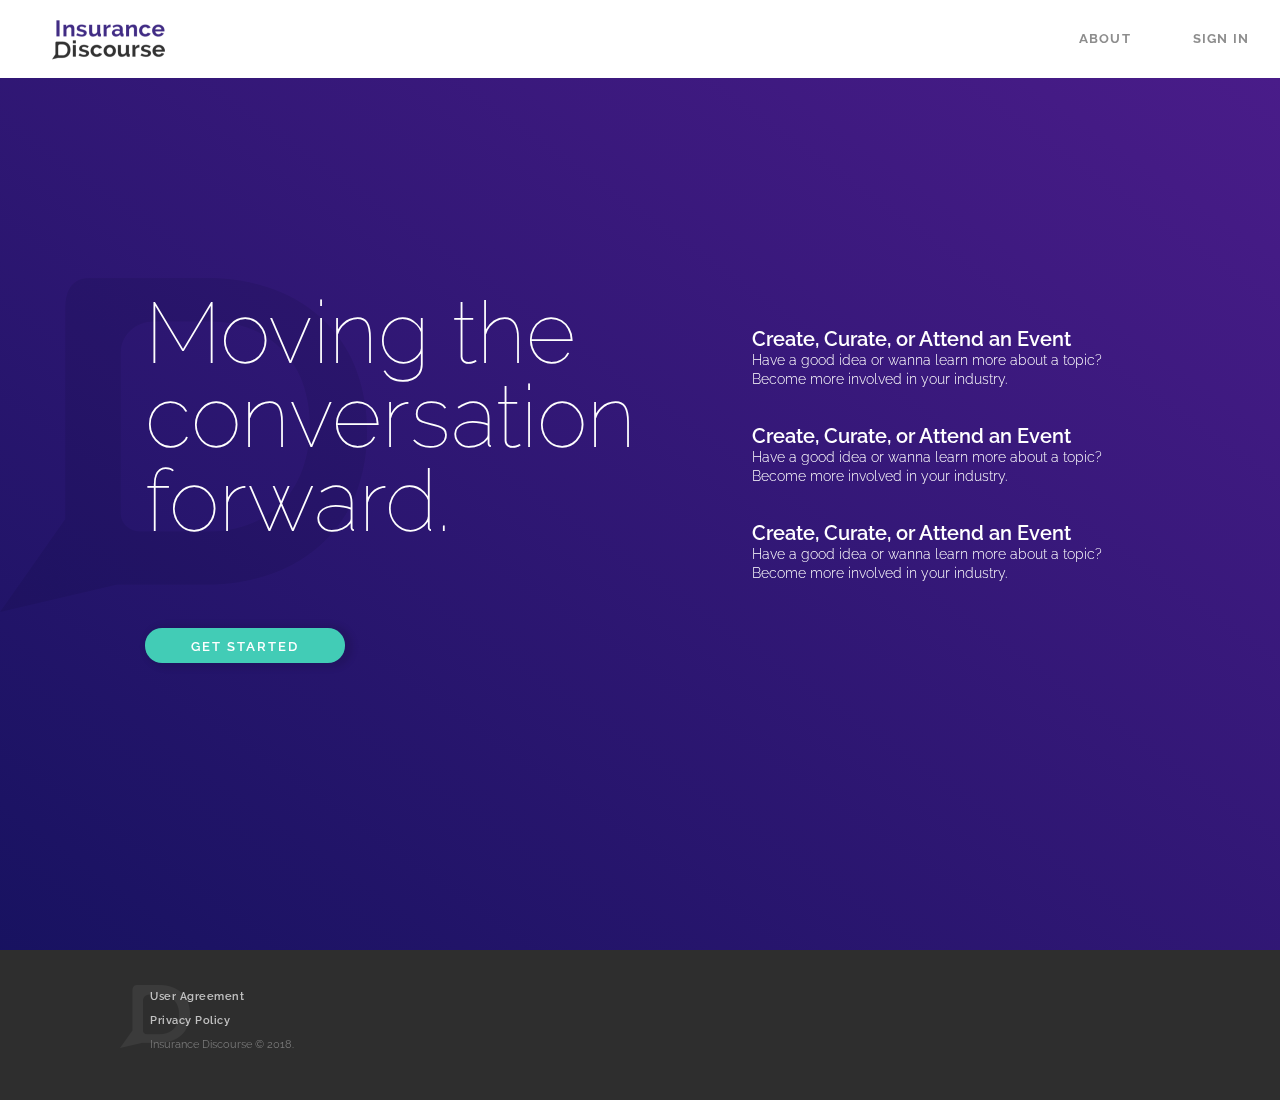
<file: index.html>
<!DOCTYPE html>
<html>

<head>
    <meta charset="UTF-8">
    <meta name="viewport" content="initial-scale=1.0, width=device-width">

    <!--    linked files-->
    <link rel="icon" href="img/favicon.png" type="image/png">
    <link href="style.css" rel="stylesheet">
    <script src="https://ajax.googleapis.com/ajax/libs/jquery/3.1.1/jquery.min.js"></script>

    <!--    linked fonts-->
    <link href="https://fonts.googleapis.com/css?family=Raleway:300,300i,400,400i,600,600i,700,700i,800,800i" rel="stylesheet">
    <link href="https://fonts.googleapis.com/css?family=Rufina:400,700" rel="stylesheet">


</head>

<title>Insurance Discourse</title>

<body>
    <div class="top">
        <a href="index.html"><img id="landing-logo" src="img/logo_color.png"></a>
        <div id="landing-nav-links">
            <div id="about"><a href="#">About</a></div>
            <div id="sign-in"><a href="sign-in.html">Sign in</a></div>

        </div>
    </div>

    <div class="purple-tier">
        <img id="supergraphic-logo" src="img/supergraphic.png">
        <div id="tagline">
            Moving the conversation forward.</div>
        <div id="introduction">
            <intro-h1>Create, Curate, or Attend an Event</intro-h1>
            <br/> Have a good idea or wanna learn more about a topic? Become more involved in your industry.
            <br/>
            <br/>
            <br/>
            <intro-h1>Create, Curate, or Attend an Event</intro-h1>
            <br/> Have a good idea or wanna learn more about a topic? Become more involved in your industry.
            <br/>
            <br/>
            <br/>
            <intro-h1>Create, Curate, or Attend an Event</intro-h1>
            <br/> Have a good idea or wanna learn more about a topic? Become more involved in your industry.
        </div>
        <a href="sign-in.html">
            <div id="get-started-button">
                <button>Get Started</button>
            </div>
        </a>
    </div>

    <div class="footer">
        <img id="footer-logo" src="img/footer-logo.png">
        <div id="footer-links">
            <a href="#">User Agreement</a>
            <br/>
            <a href="#">Privacy Policy</a>
            <br/> Insurance Discourse &copy; 2018.</div>
    </div>

    <script>
        var myVar;

        function landingLoad() {
            myVar = setTimeout(showPage, 700);
        }

        function showPage() {
            document.getElementById("loader").style.display = "none";
            document.getElementById("page").style.display = "block";
        }
    </script>
</body>

</html>
</file>
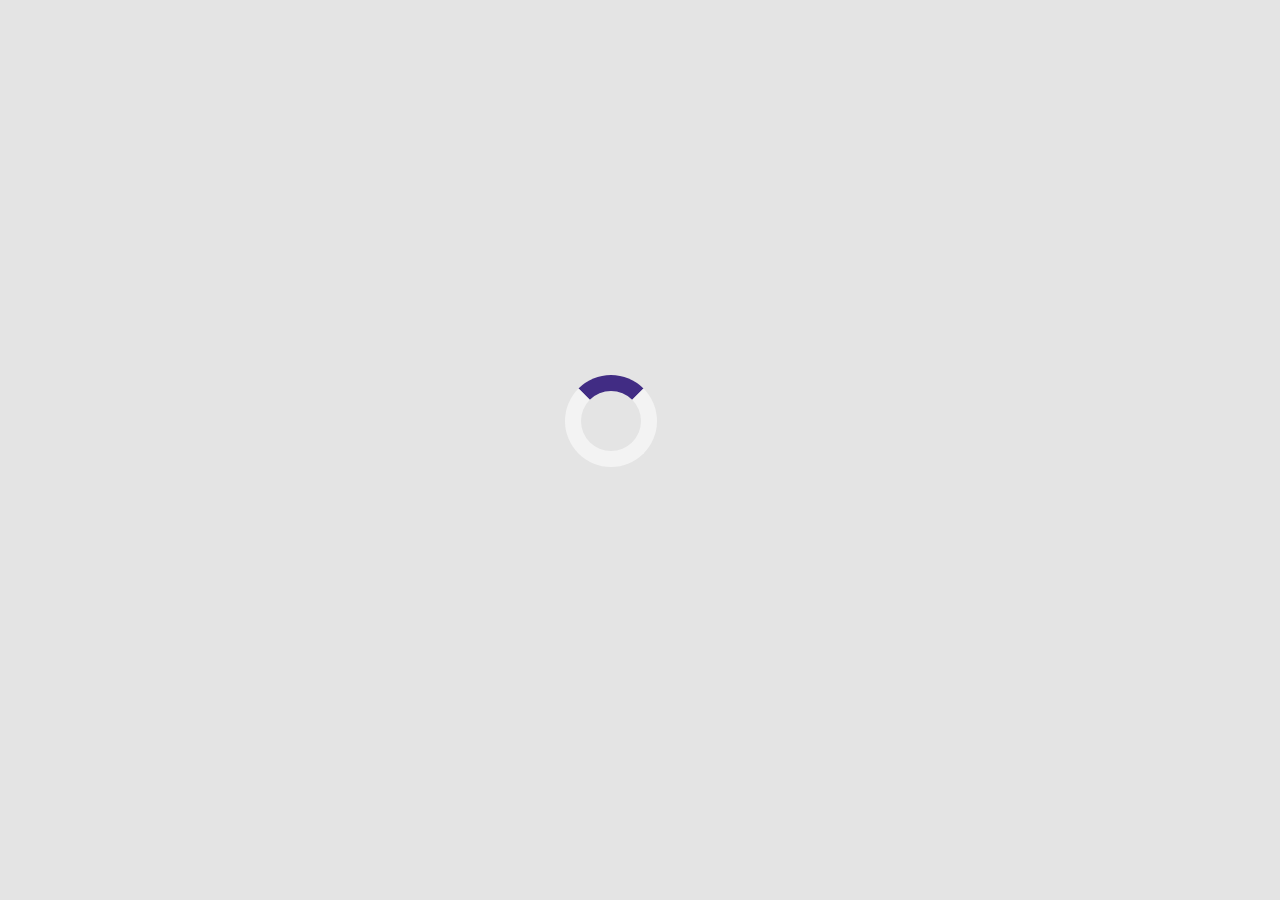
<file: 404-error.html>
<!DOCTYPE html>
<html>

<head>
    <meta charset="UTF-8">
    <meta name="viewport" content="initial-scale=1.0, width=device-width">

    <!--    linked files-->
    <link rel="icon" href="img/favicon.png" type="image/png">
    <link href="style.css" rel="stylesheet">
    <script src="https://ajax.googleapis.com/ajax/libs/jquery/3.1.1/jquery.min.js"></script>

    <!--    linked fonts-->
    <link href="https://fonts.googleapis.com/css?family=Raleway:300,300i,400,400i,600,600i,700,700i,800,800i" rel="stylesheet">
    <link href="https://fonts.googleapis.com/css?family=Rufina:400,700" rel="stylesheet">


</head>

<title>User's Name</title>

<body onload="landingLoad()">
    <div id="loader"></div>
    <div id="page">
        <div class="top-nav">
            <div class="top-nav-icons-group">
                <div id="top-nav-icon"> <img src="img/calendar-icon.png" height="27px"></div>
                <div id="top-nav-icon"> <img src="img/members-icon.png" height="26px"></div>
                <div id="top-nav-icon"> <img src="img/messages-icon.png" height="25px"></div>
            </div>
        </div>

        <div class="side-nav">
            <img id="supergraphic-logo-sidenav" src="img/supergraphic.png">

            <!--link back to home-->
            <a href="feed.html">
                <img id="white-logo" src="img/logo_white.png">
            </a>

            <!--link to profile-->
            <a href="my-profile.html">
                <div id="profile-pic">
                    <!--if no profile picture-->
                    <div id="user-initials">CS</div>
                </div>
            </a>

            <div id="user-title">Hi, Charlie</div>
            <!--link to new event page-->
            <a href="create-an-event.html">
                <div id="new-event-button">
                    <button>Create New Event</button>
                </div>
            </a>

            <div id="explore-categories">
                <eyebrow>Explore</eyebrow>
                <br/> <a href="#">Ideas</a>
                <br/> <a href="#">Specialties</a>
                <br/> <a href="#">Companies</a>
                <br/> <a href="#">Charities</a>

            </div>

        </div>

        <p class="error-404">Oops! Nothing to see here.</p>
        <p id="sorry">Sorry, we couldn’t find the page you were looking for.</p>
        <a href="#"><p id="back-to-page">Back to previous page</p></a>
    </div>
    <script>
        var myVar;

        function landingLoad() {
            myVar = setTimeout(showPage, 700);
        }

        function showPage() {
            document.getElementById("loader").style.display = "none";
            document.getElementById("page").style.display = "block";
        }
    </script>
</body>

</html>
</file>
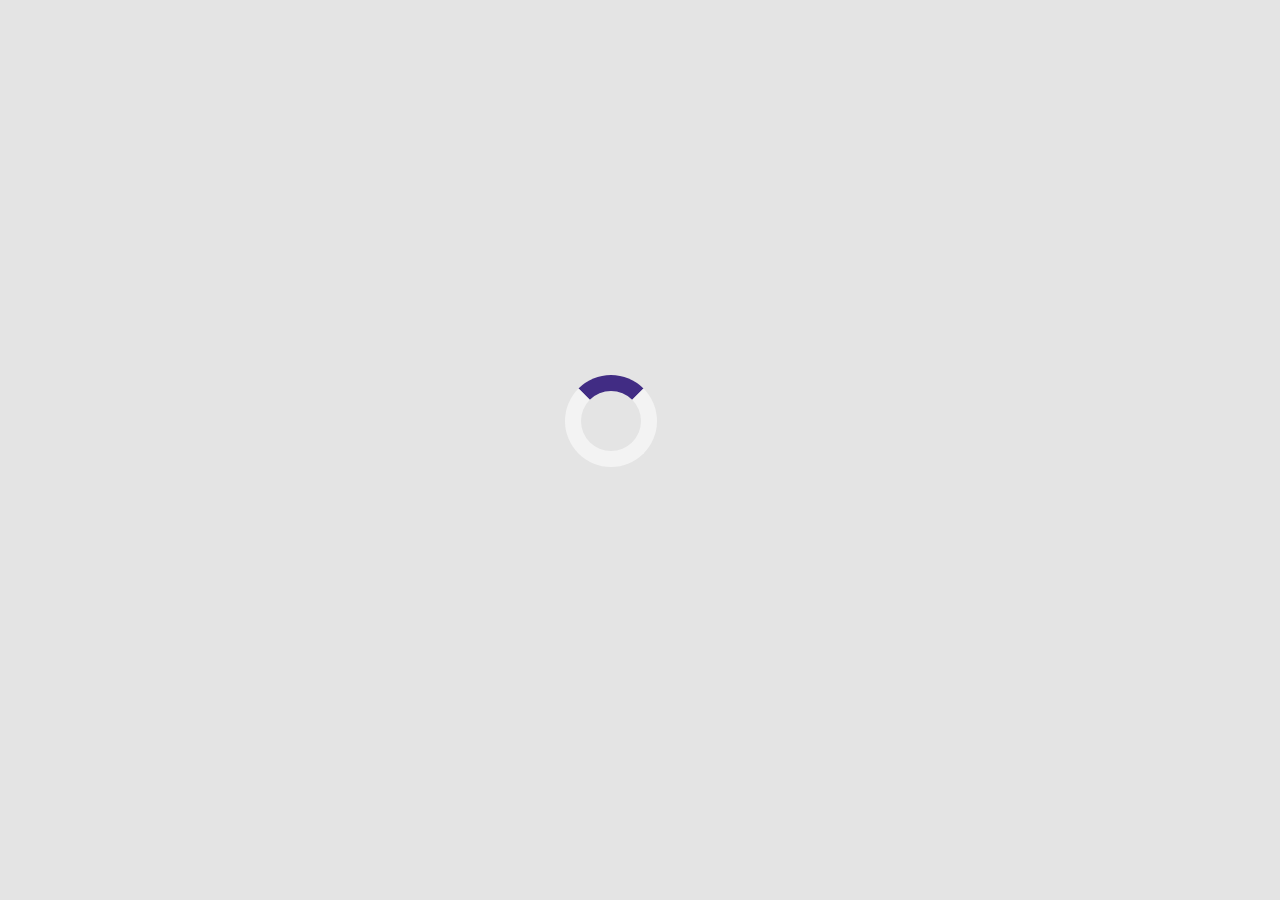
<file: create-an-event.html>
<!DOCTYPE html>
<html>

<head>
    <meta charset="UTF-8">
    <meta name="viewport" content="initial-scale=1.0, width=device-width">

    <!--    linked files-->
    <link rel="icon" href="img/favicon.png" type="image/png">
    <link href="style.css" rel="stylesheet">
    <script src="https://ajax.googleapis.com/ajax/libs/jquery/3.1.1/jquery.min.js"></script>

    <!--    linked fonts-->
    <link href="https://fonts.googleapis.com/css?family=Raleway:300,300i,400,400i,600,600i,700,700i,800,800i" rel="stylesheet">
    <link href="https://fonts.googleapis.com/css?family=Rufina:400,700" rel="stylesheet">


</head>

<title>Insurance Discourse | Create an Event</title>

<body onload="landingLoad()">
    <div id="loader"></div>
    <div id="page">
        <div class="top-nav">
            <div class="top-nav-icons-group">
                <div id="top-nav-icon"> <img src="img/calendar-icon.png" height="27px"></div>
                <div id="top-nav-icon"> <img src="img/members-icon.png" height="26px"></div>
                <div id="top-nav-icon"> <img src="img/messages-icon.png" height="25px"></div>
            </div>
        </div>

        <div class="side-nav">
            <img id="supergraphic-logo-sidenav" src="img/supergraphic.png">

            <!--link back to home-->
            <a href="feed.html">
                <img id="white-logo" src="img/logo_white.png">
            </a>

            <!--link to profile-->
            <a href="my-profile.html">
                <div id="profile-pic">
                    <!--if no profile picture-->
                    <div id="user-initials">CS</div>
                </div>
            </a>

            <div id="user-title">Hi, Charlie</div>
            <!--link to new event page-->
            <a href="create-an-event.html">
                <div id="new-event-button">
                    <button>Create New Event</button>
                </div>
            </a>

            <div id="explore-categories">
                <eyebrow>Explore</eyebrow>
                <br/> <a href="#">Ideas</a>
                <br/> <a href="#">Specialties</a>
                <br/> <a href="#">Companies</a>
                <br/> <a href="#">Charities</a>

            </div>

        </div>

        <div class="event-form">
            <p id="event-form-title">Create new event</p>


            <div class="event-form-content">
                <!--enter an event title -->
                <input type="text" id="event-title" name="eventTitle" placeholder="Enter an Event Title">

                <!--public or private?-->
                <div class="public-or-private">
                    <label class="container">Public Event
                        <input type="checkbox" checked="checked">
                        <span class="radio-button"></span>
                    </label>

                    <label class="container">Private Event
                        <input type="checkbox">
                        <span class="radio-button"></span>
                    </label>
                </div>

                <!--date/time/location dropdowns-->
                <div class="date-time-location">
                    <select id="date-dropdown">
                        <option>Date</option>
                    </select>

                    <select id="time-dropdown">
                        <option>Time</option>
                    </select>

                    <select id="location-dropdown">
                        <option>Location</option>
                    </select>
                </div>

                <div class="dividing-line"></div>

                <!--event type-->
                <div class="event-type">
                    <event-eyebrow>Event Type</event-eyebrow>
                    <br/>
                    <br/>
                    <label class="container">Panel
                        <input type="checkbox" checked="checked">
                        <span class="radio-button"></span>
                    </label>
                    <label class="container">Round Table
                        <input type="checkbox">
                        <span class="radio-button"></span>
                    </label>
                    <label class="container">Presentation
                        <input type="checkbox">
                        <span class="radio-button"></span>
                    </label>
                </div>

                <!--event description-->
                <div class="event-description">
                    <event-eyebrow>Event Description</event-eyebrow>
                    <br/>
                    <br/>
                    <textarea id="event-description" placeholder="Tell us more about the event."></textarea>
                </div>

                <!--related topics-->
                <div class="related-topics">
                    <event-eyebrow>Related Topics</event-eyebrow>
                    <br/>
                    <br/>
                    <input type="text" id="related-topics">
                </div>

                <!--max people-->
                <div class="max-people">
                    <event-eyebrow>Max &#35; of People</event-eyebrow>
                    <br/>
                    <br/>
                    <select id="max-people-dropdown">
                        <option>1-10</option>
                        <option>10-30</option>
                        <option>30-50</option>
                        <option>50-100</option>
                    </select>
                </div>

                <div class="dividing-line"></div>

                <!--who's curating?-->
                <div class="whos-curating">
                    <event-eyebrow>Who's Curating?</event-eyebrow>
                    <br/>
                    <br/>
                    <label class="container">Me
                        <input type="checkbox" checked="checked">
                        <span class="radio-button"></span>
                    </label>
                    <label class="container">Invite Someone
                        <input type="checkbox">
                        <span class="radio-button"></span>
                    </label>
                    <label class="container">Find me Someone
                        <input type="checkbox">
                        <span class="radio-button"></span>
                    </label>
                </div>
                <!--submit-->
                <div class="submit-button">
                    <button>Submit</button>
                </div>

            </div>  



        </div>
    </div>
    <script>
        var myVar;

        function landingLoad() {
            myVar = setTimeout(showPage, 700);
        }

        function showPage() {
            document.getElementById("loader").style.display = "none";
            document.getElementById("page").style.display = "block";
        }
    </script>
</body>

</html>
</file>
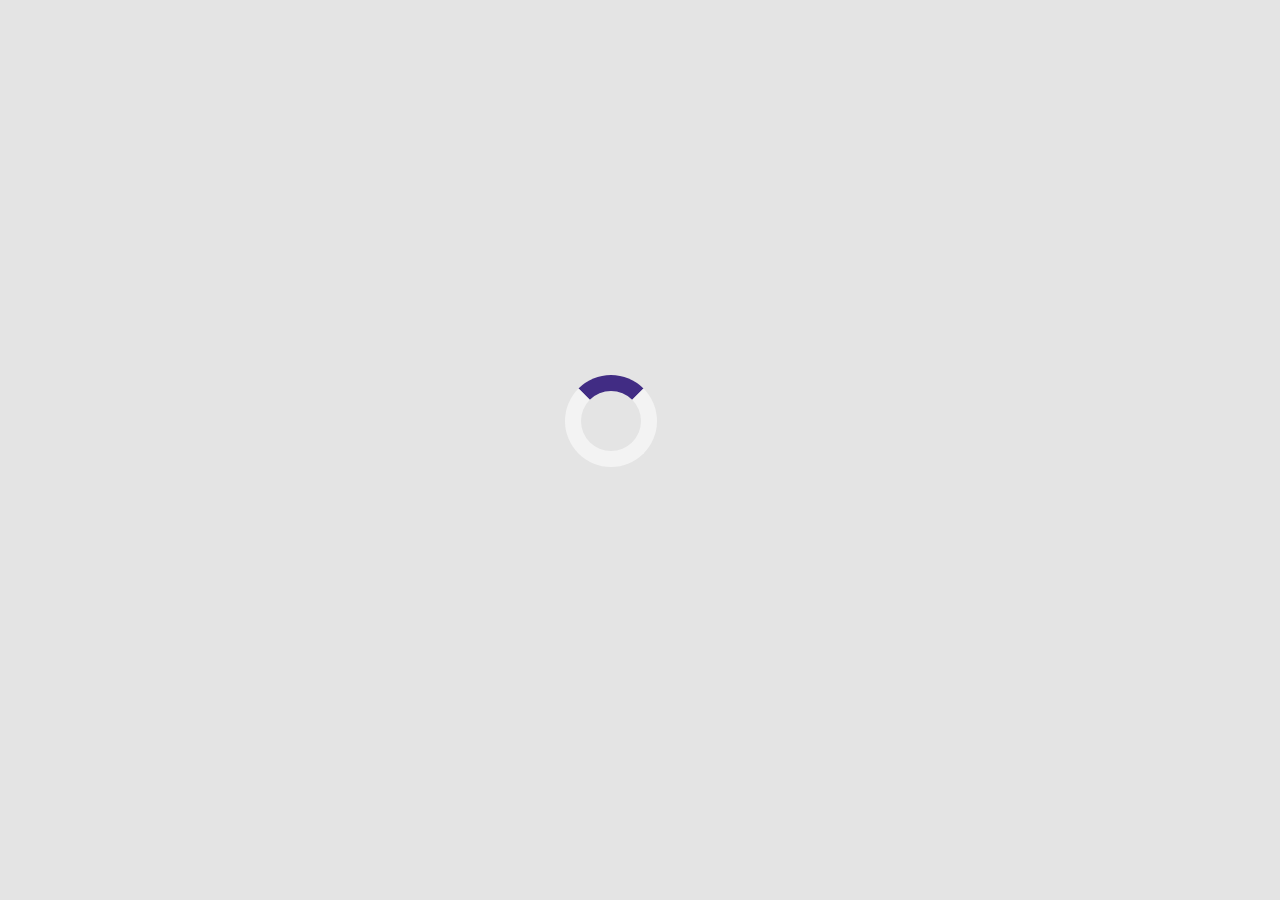
<file: event-details-attending.html>
<!DOCTYPE html>
<html>

<head>
    <meta charset="UTF-8">
    <meta name="viewport" content="initial-scale=1.0, width=device-width">

    <!--    linked files-->
    <link rel="icon" href="img/favicon.png" type="image/png">
    <link href="style.css" rel="stylesheet">
    <script src="https://ajax.googleapis.com/ajax/libs/jquery/3.1.1/jquery.min.js"></script>

    <!--    linked fonts-->
    <link href="https://fonts.googleapis.com/css?family=Raleway:300,300i,400,400i,600,600i,700,700i,800,800i" rel="stylesheet">
    <link href="https://fonts.googleapis.com/css?family=Rufina:400,700" rel="stylesheet">


</head>

<title>User's Name</title>

<body onload="landingLoad()">
    <div id="loader"></div>
    <div id="page">
        <div class="top-nav">
            <div class="top-nav-icons-group">
                <div id="top-nav-icon"> <img src="img/calendar-icon.png" height="27px"></div>
                <div id="top-nav-icon"> <img src="img/members-icon.png" height="26px"></div>
                <div id="top-nav-icon"> <img src="img/messages-icon.png" height="25px"></div>
            </div>
        </div>

        <div class="side-nav">
            <img id="supergraphic-logo-sidenav" src="img/supergraphic.png">

            <!--link back to home-->
            <a href="feed.html">
                <img id="white-logo" src="img/logo_white.png">
            </a>

            <!--link to profile-->
            <a href="my-profile.html">
                <div id="profile-pic">
                    <!--if no profile picture-->
                    <div id="user-initials">CS</div>
                </div>
            </a>

            <div id="user-title">Hi, Charlie</div>
            <!--link to new event page-->
            <a href="create-an-event.html">
                <div id="new-event-button">
                    <button>Create New Event</button>
                </div>
            </a>

            <div id="explore-categories">
                <eyebrow>Explore</eyebrow>
                <br/> <a href="#">Ideas</a>
                <br/> <a href="#">Specialties</a>
                <br/> <a href="#">Companies</a>
                <br/> <a href="#">Charities</a>

            </div>

        </div>

        <div class="breadcrumbs">Event Landing Page > <a href="event-details.html">Awesome Event Title</a></div>

        <div class="event-details-header">
            <img src="img/event-details-header.png" width="1000px">
            <div id="header-overlay">An Awesome Event Title</div>
        </div>

        <div class="curators">
            <eyebrow>Curated by</eyebrow>
            <br/>
            <br/>

            <div class="members-listed">
                <div id="member-listed">
                    <div id="member-list-thumbnail"></div>
                    <div id="member-list-name">
                        <h1>Charlie Sidoti</h1>
                        <jobTitle><b>Position</b> at <b>Company</b>
                            <br/>
                            <b>New York, New York</b>
                        </jobTitle>
                    </div>
                </div>
            </div>
        </div>

        <div class="moderators">
            <eyebrow>Moderators</eyebrow>
            <br/>
            <br/>

            <div class="members-listed">
                <div id="member-listed">
                    <div id="member-list-thumbnail"></div>
                    <div id="member-list-name">
                        <h1>Charlie Sidoti</h1>
                        <jobTitle><b>Position</b> at <b>Company</b>
                            <br/>
                            <b>New York, New York</b>
                        </jobTitle>
                    </div>
                </div>
            </div>
            <div class="members-listed">
                <div id="member-listed">
                    <div id="member-list-thumbnail"></div>
                    <div id="member-list-name">
                        <h1>Charlie Sidoti</h1>
                        <jobTitle><b>Position</b> at <b>Company</b>
                            <br/>
                            <b>New York, New York</b>
                        </jobTitle>
                    </div>
                </div>
            </div>
        </div>

        <div class="members-attending">
            <eyebrow>Members Attending</eyebrow>
            <br/>
            <br/>
            <div class="members-listed">
                <div id="member-listed">
                    <div id="member-list-thumbnail"></div>
                    <div id="member-list-name">
                        <h1>Charlie Sidoti</h1>
                        <jobTitle><b>Position</b> at <b>Company</b>
                            <br/>
                            <b>New York, New York</b>
                        </jobTitle>
                    </div>
                </div>
            </div>
            <div class="members-listed">
                <div id="member-listed">
                    <div id="member-list-thumbnail"></div>
                    <div id="member-list-name">
                        <h1>Charlie Sidoti</h1>
                        <jobTitle><b>Position</b> at <b>Company</b>
                            <br/>
                            <b>New York, New York</b>
                        </jobTitle>
                    </div>
                </div>
            </div>
            <div class="members-listed">
                <div id="member-listed">
                    <div id="member-list-thumbnail"></div>
                    <div id="member-list-name">
                        <h1>Charlie Sidoti</h1>
                        <jobTitle><b>Position</b> at <b>Company</b>
                            <br/>
                            <b>New York, New York</b>
                        </jobTitle>
                    </div>
                </div>
            </div>
            <div class="members-listed">
                <div id="member-listed">
                    <div id="member-list-thumbnail"></div>
                    <div id="member-list-name">
                        <h1>Charlie Sidoti</h1>
                        <jobTitle><b>Position</b> at <b>Company</b>
                            <br/>
                            <b>New York, New York</b>
                        </jobTitle>
                    </div>
                </div>
            </div>
            <div class="members-listed">
                <div id="member-listed">
                    <div id="member-list-thumbnail"></div>
                    <div id="member-list-name">
                        <h1>Charlie Sidoti</h1>
                        <jobTitle><b>Position</b> at <b>Company</b>
                            <br/>
                            <b>New York, New York</b>
                        </jobTitle>
                    </div>
                </div>
            </div>
            <div class="members-listed">
                <div id="member-listed">
                    <div id="member-list-thumbnail"></div>
                    <div id="member-list-name">
                        <h1>Charlie Sidoti</h1>
                        <jobTitle><b>Position</b> at <b>Company</b>
                            <br/>
                            <b>New York, New York</b>
                        </jobTitle>
                    </div>
                </div>
            </div>
            <div class="members-listed">
                <div id="member-listed">
                    <div id="member-list-thumbnail"></div>
                    <div id="member-list-name">
                        <h1>Charlie Sidoti</h1>
                        <jobTitle><b>Position</b> at <b>Company</b>
                            <br/>
                            <b>New York, New York</b>
                        </jobTitle>
                    </div>
                </div>
            </div>

        </div>


    </div>
    <script>
        var myVar;

        function landingLoad() {
            myVar = setTimeout(showPage, 700);
        }

        function showPage() {
            document.getElementById("loader").style.display = "none";
            document.getElementById("page").style.display = "block";
        }
    </script>
</body>

</html>
</file>
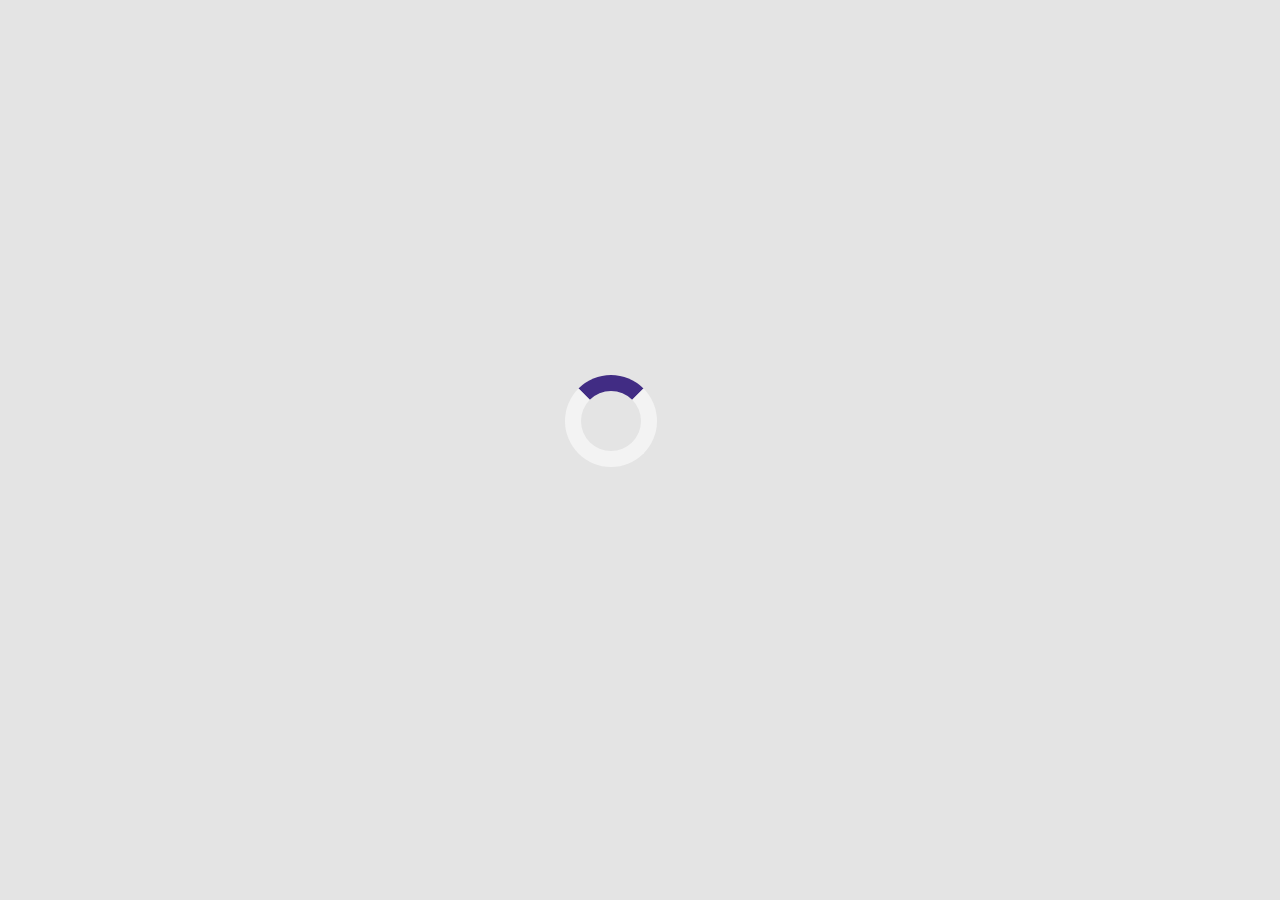
<file: event-details.html>
<!DOCTYPE html>
<html>

<head>
    <meta charset="UTF-8">
    <meta name="viewport" content="initial-scale=1.0, width=device-width">

    <!--    linked files-->
    <link rel="icon" href="img/favicon.png" type="image/png">
    <link href="style.css" rel="stylesheet">
    <script src="https://ajax.googleapis.com/ajax/libs/jquery/3.1.1/jquery.min.js"></script>

    <!--    linked fonts-->
    <link href="https://fonts.googleapis.com/css?family=Raleway:300,300i,400,400i,600,600i,700,700i,800,800i" rel="stylesheet">
    <link href="https://fonts.googleapis.com/css?family=Rufina:400,700" rel="stylesheet">


</head>

<title>User's Name</title>

<body onload="landingLoad()">
    <div id="loader"></div>
    <div id="page">
        <div class="top-nav">
            <div class="top-nav-icons-group">
                <div id="top-nav-icon"> <img src="img/calendar-icon.png" height="27px"></div>
                <div id="top-nav-icon"> <img src="img/members-icon.png" height="26px"></div>
                <div id="top-nav-icon"> <img src="img/messages-icon.png" height="25px"></div>
            </div>
        </div>

        <div class="side-nav">
            <img id="supergraphic-logo-sidenav" src="img/supergraphic.png">

            <!--link back to home-->
            <a href="feed.html">
                <img id="white-logo" src="img/logo_white.png">
            </a>

            <!--link to profile-->
            <a href="my-profile.html">
                <div id="profile-pic">
                    <!--if no profile picture-->
                    <div id="user-initials">CS</div>
                </div>
            </a>

            <div id="user-title">Hi, Charlie</div>
            <!--link to new event page-->
            <a href="create-an-event.html">
                <div id="new-event-button">
                    <button>Create New Event</button>
                </div>
            </a>

            <div id="explore-categories">
                <eyebrow>Explore</eyebrow>
                <br/> <a href="#">Ideas</a>
                <br/> <a href="#">Specialties</a>
                <br/> <a href="#">Companies</a>
                <br/> <a href="#">Charities</a>

            </div>

        </div>

        <div class="breadcrumbs">Event Landing Page > <a href="event-details.html">Awesome Event Title</a></div>

        <div class="event-details-header">
            <img src="img/event-details-header.png" width="1000px">
            <div id="header-overlay">An Awesome Event Title</div>
        </div>

        <div class="event-details-left">

            <p id="event-status">Event status: <b>Approved</b></p>
            <br/>
            <div id="event-details-attending">
                You are attending this event
            </div>
            <div id="upcoming-events-post">
                <div id="upcoming-events-date-box">
                    <div id="upcoming-events-date">
                        <dayOfWeek>April</dayOfWeek>
                        <br>
                        <numberMonth>12</numberMonth>
                        <br/>
                        <year>2018</year>
                    </div>
                </div>
                <div id="upcoming-events-details">

                    <eventTime>5pm–8pm</eventTime>
                    <br>
                    <br>
                    <eventLocation>A Place
                        <br>123 5th Avenue
                        <br> New York, NY</eventLocation>
                </div>
            </div>
            <div id="event-details-description">
                <b>This is an event description!</b>
                <br/>
                <br/>Lorem ipsum dolor sit amet, consectetur adipiscing elit. Sed condimentum vestibulum eleifend. Cras eget bibendum mauris. Suspendisse id iaculis nunc. Donec eu sapien luctus, viverra felis id, fermentum ex. Nunc consequat ipsum tellus, eget vulputate leo dictum vitae. Nunc consectetur orci in tellus venenatis consectetur. Mauris fermentum neque et leo tempor viverra.
            </div>

            <p id="number-attending"><b>104</b> attending</p>
            <div id="thumbnails-attending">
                <div id="member-thumbnail"></div>
                <div id="member-thumbnail"></div>
                <div id="member-thumbnail"></div>
                <div id="member-thumbnail"></div>
                <div id="member-thumbnail"></div>
            </div>
        </div>
        <div class="event-details-right">
            <div id="user-post">
                <div id="user-thumbnail">
                </div>
                <textarea id="event-details-update" placeholder="Post an update for this event."></textarea>
                <button>Post</button>
            </div>

            <div id="basic-post">
                <div id="user-thumbnail">
                </div>
                <div id="user-info">
                    <username>Charlie Sidoti</username>
                    <jobTitle><b>Position</b> at <b>Company Title</b></jobTitle>
                    <timePosted>1 hr ago</timePosted>
                </div>
                <div id="basic-event-description">This is a status update.</div>
            </div>
            <div id="basic-post">
                <div id="user-thumbnail">
                </div>
                <div id="user-info">
                    <username>Charlie Sidoti</username>
                    <jobTitle><b>Position</b> at <b>Company Title</b></jobTitle>
                    <timePosted>1 hr ago</timePosted>
                </div>
                <div id="basic-event-description">This is a status update.</div>
            </div>
            <div id="basic-post">
                <div id="user-thumbnail">
                </div>
                <div id="user-info">
                    <username>Charlie Sidoti</username>
                    <jobTitle><b>Position</b> at <b>Company Title</b></jobTitle>
                    <timePosted>1 hr ago</timePosted>
                </div>
                <div id="basic-event-description">This is a status update.</div>
            </div>
            <div id="basic-post">
                <div id="user-thumbnail">
                </div>
                <div id="user-info">
                    <username>Charlie Sidoti</username>
                    <jobTitle><b>Position</b> at <b>Company Title</b></jobTitle>
                    <timePosted>1 hr ago</timePosted>
                </div>
                <div id="basic-event-description">This is a status update.</div>
            </div>
        </div>

    </div>
    <script>
        var myVar;

        function landingLoad() {
            myVar = setTimeout(showPage, 700);
        }

        function showPage() {
            document.getElementById("loader").style.display = "none";
            document.getElementById("page").style.display = "block";
        }
    </script>
</body>

</html>
</file>
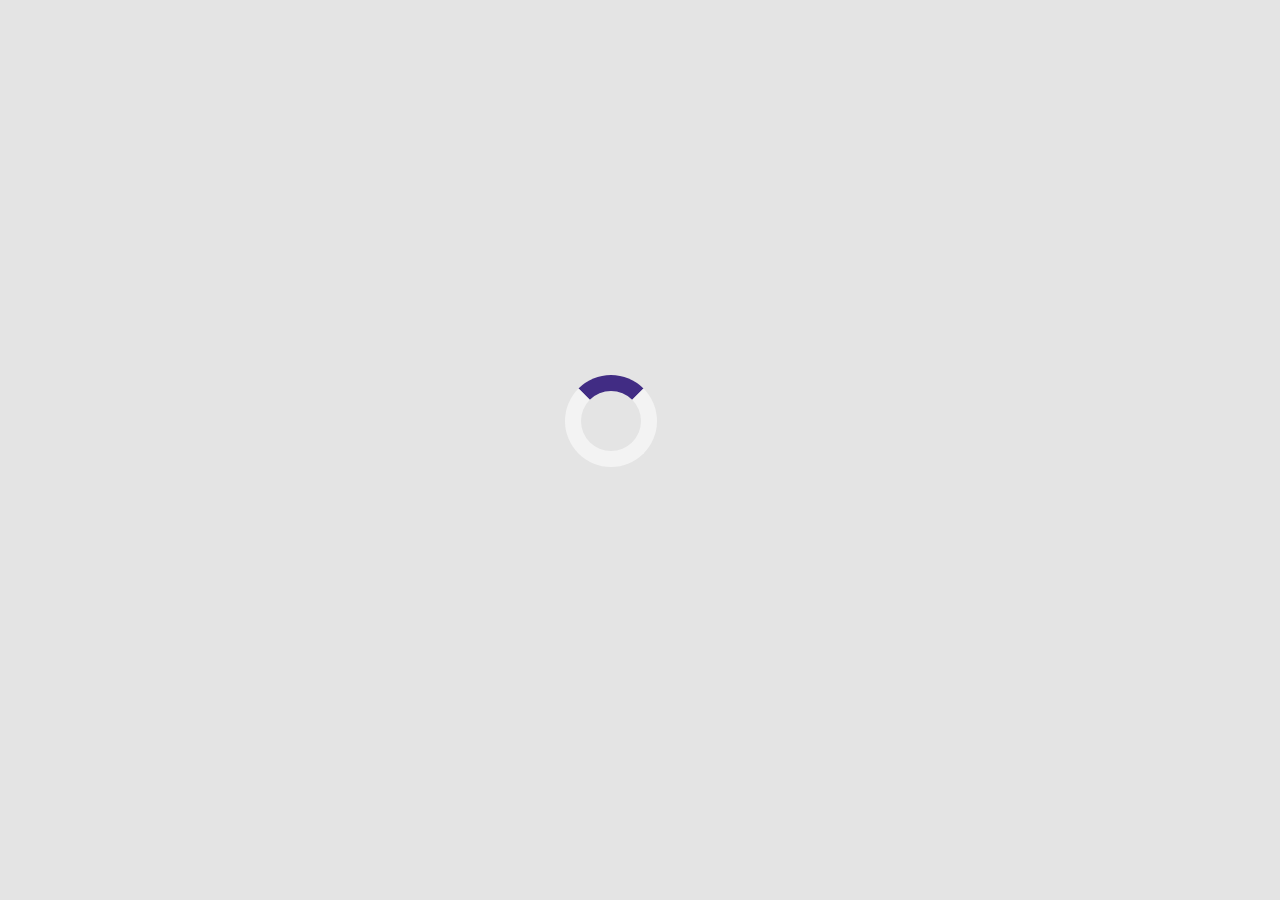
<file: feed.html>
<!DOCTYPE html>
<html>

<head>
    <meta charset="UTF-8">
    <meta name="viewport" content="initial-scale=1.0, width=device-width">

    <!--    linked files-->
    <link rel="icon" href="img/favicon.png" type="image/png">
    <link href="style.css" rel="stylesheet">
    <script src="https://ajax.googleapis.com/ajax/libs/jquery/3.1.1/jquery.min.js"></script>

    <!--    linked fonts-->
    <link href="https://fonts.googleapis.com/css?family=Raleway:300,300i,400,400i,600,600i,700,700i,800,800i" rel="stylesheet">
    <link href="https://fonts.googleapis.com/css?family=Rufina:400,700" rel="stylesheet">


</head>

<title>Insurance Discourse</title>

<body onload="landingLoad()">

    <div id="loader"></div>

    <div id="page">
        <div class="top-nav">
            <div class="top-nav-icons-group">
                <div id="top-nav-icon"> <img src="img/calendar-icon.png" height="27px"></div>
                <div id="top-nav-icon"> <img src="img/members-icon.png" height="26px"></div>
                <div id="top-nav-icon"> <img src="img/messages-icon.png" height="25px"></div>
            </div>
        </div>

        <div class="side-nav">
            <img id="supergraphic-logo-sidenav" src="img/supergraphic.png">

            <!--link back to home-->
            <a href="feed.html">
                <img id="white-logo" src="img/logo_white.png">
            </a>

            <!--link to profile-->
            <a href="my-profile.html">
                <div id="profile-pic">
                    <!--if no profile picture-->
                    <div id="user-initials">CS</div>
                </div>
            </a>

            <div id="user-title">Hi, Charlie</div>
            <!--link to new event page-->
            <a href="create-an-event.html">
                <div id="new-event-button">
                    <button>Create New Event</button>
                </div>
            </a>

            <div id="explore-categories">
                <eyebrow>Explore</eyebrow>
                <br/> <a href="#">Ideas</a>
                <br/> <a href="#">Specialties</a>
                <br/> <a href="#">Companies</a>
                <br/> <a href="#">Charities</a>

            </div>

        </div>

        <div class="feed">

            <div id="featured-post">
                <div id="user-thumbnail">
                </div>
                <div id="user-info">
                    <username>Charlie Sidoti</username>
                    <jobTitle><b>Position</b> at <b>Company Title</b></jobTitle>
                    <timePosted>1 hr ago</timePosted>
                </div>
                <div id="featured-post-image"><img src="img/featured-post-image.png"></div>
                <div id="featured-event-title">A Panel Discussion with Person</div>
                <div id="featured-event-description">Lorem ipsum dolor sit amet, option ceteros qui cu, in eum malis platonem democritum. Ne duo possit impedit suscipiantur. Id eam dolore nominavi perfecto. Ei quas fugit sea. Eam latine oblique apeirian cu, te invenire suavitate quo.</div>

                <a href="event-details.html">
                    <div id="details-cta">
                        <span>Details</span>
                        <span><img id="arrow" src="img/details-right-arrow.png"></span>
                    </div>
                </a>
            </div>

            <div id="basic-post">
                <div id="user-thumbnail">
                </div>
                <div id="user-info">
                    <username>Charlie Sidoti</username>
                    <jobTitle><b>Position</b> at <b>Company Title</b></jobTitle>
                    <timePosted>1 hr ago</timePosted>
                </div>
                <div id="basic-event-title">Another Panel Discussion</div>
                <div id="basic-event-description">Lorem ipsum dolor sit amet, option ceteros qui cu, in eum malis platonem democritum. Ne duo possit impedit suscipiantur. Id eam dolore nominavi perfecto. Ei quas fugit sea. Eam latine oblique apeirian cu, te.</div>
            </div>
            <div id="basic-post">
                <div id="user-thumbnail">
                </div>
                <div id="user-info">
                    <username>Charlie Sidoti</username>
                    <jobTitle><b>Position</b> at <b>Company Title</b></jobTitle>
                    <timePosted>1 hr ago</timePosted>
                </div>
                <div id="basic-event-title">Another Panel Discussion</div>
                <div id="basic-event-description">Lorem ipsum dolor sit amet, option ceteros qui cu, in eum malis platonem democritum. Ne duo possit impedit suscipiantur. Id eam dolore nominavi perfecto. Ei quas fugit sea. Eam latine oblique apeirian cu, te.</div>
            </div>
            <div id="basic-post">
                <div id="user-thumbnail">
                </div>
                <div id="user-info">
                    <username>Charlie Sidoti</username>
                    <jobTitle><b>Position</b> at <b>Company Title</b></jobTitle>
                    <timePosted>1 hr ago</timePosted>
                </div>
                <div id="basic-event-title">Another Panel Discussion</div>
                <div id="basic-event-description">Lorem ipsum dolor sit amet, option ceteros qui cu, in eum malis platonem democritum. Ne duo possit impedit suscipiantur. Id eam dolore nominavi perfecto. Ei quas fugit sea. Eam latine oblique apeirian cu, te.</div>
            </div>
        </div>

        <div class="right-hand-widgets">
            <div id="open-requests">
                <div id="open-requests-header">Open Requests</div>
                <div id="open-request-title">
                    <b>This guy</b> invited you to an event.
                </div>
                <div id="open-request-image">
                    <img src="img/featured-post-image-thumbnail.png">

                </div>
                <div id="open-request-post">
                    <eventTitle>Lunch &amp; Learn</eventTitle>
                    <br>
                    <eventLocation>A Place
                        <br> New York, NY</eventLocation>
                    <br>
                    <a href="event-details.html">
                        <eventDetailsCTA>Details</eventDetailsCTA>
                    </a>
                </div>
            </div>
            <div id="open-request-buttons">
                <button id="accept">I'm in
                </button>
                <button id="deny">No, thanks
                </button>
            </div>


            <div id="my-upcoming-events">
                <div id="upcoming-events-header">My Upcoming Events</div>
                <div id="upcoming-events-month">April 2018</div>
                <div id="upcoming-events-post">
                    <div id="upcoming-events-date-box">
                        <div id="upcoming-events-date">
                            <dayOfWeek>Thursday</dayOfWeek>
                            <br>
                            <numberMonth>12</numberMonth>
                        </div>
                    </div>
                    <div id="upcoming-events-details">
                        <eventTitle>Lunch &amp; Learn</eventTitle>
                        <br>
                        <eventLocation>A Place
                            <br> New York, NY</eventLocation>
                        <br>
                        <eventDetailsCTA>Details</eventDetailsCTA>
                    </div>
                </div>
                <div id="upcoming-events-post">
                    <div id="upcoming-events-date-box">
                        <div id="upcoming-events-date">
                            <dayOfWeek>Thursday</dayOfWeek>
                            <br>
                            <numberMonth>12</numberMonth>
                        </div>
                    </div>
                    <div id="upcoming-events-details">
                        <eventTitle>Lunch &amp; Learn</eventTitle>
                        <br>
                        <eventLocation>A Place
                            <br> New York, NY</eventLocation>
                        <br>
                        <eventDetailsCTA>Details</eventDetailsCTA>
                    </div>
                </div>
            </div>

        </div>
    </div>
    <script>
        var myVar;

        function landingLoad() {
            myVar = setTimeout(showPage, 700);
        }

        function showPage() {
            document.getElementById("loader").style.display = "none";
            document.getElementById("page").style.display = "block";
        }
    </script>
</body>



</html>
</file>
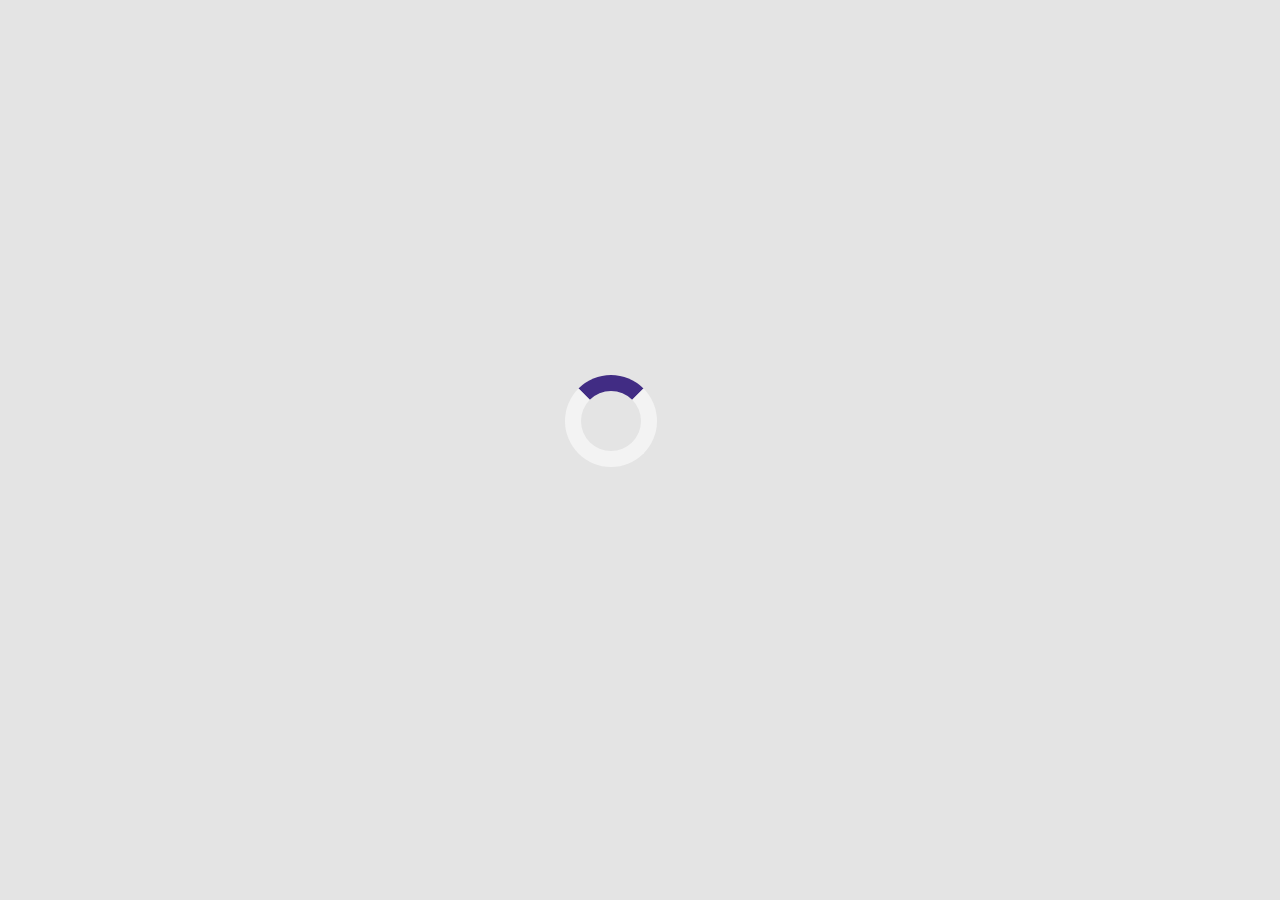
<file: members-directory-explore.html>
<!DOCTYPE html>
<html>

<head>
    <meta charset="UTF-8">
    <meta name="viewport" content="initial-scale=1.0, width=device-width">

    <!--    linked files-->
    <link rel="icon" href="img/favicon.png" type="image/png">
    <link href="style.css" rel="stylesheet">
    <script src="https://ajax.googleapis.com/ajax/libs/jquery/3.1.1/jquery.min.js"></script>

    <!--    linked fonts-->
    <link href="https://fonts.googleapis.com/css?family=Raleway:300,300i,400,400i,600,600i,700,700i,800,800i" rel="stylesheet">
    <link href="https://fonts.googleapis.com/css?family=Rufina:400,700" rel="stylesheet">


</head>

<title>User's Name</title>

<body onload="landingLoad()">
    <div id="loader"></div>
    <div id="page">
        <div class="top-nav">
            <div class="top-nav-icons-group">
                <div id="top-nav-icon"> <img src="img/calendar-icon.png" height="27px"></div>
                <div id="top-nav-icon"> <img src="img/members-icon.png" height="26px"></div>
                <div id="top-nav-icon"> <img src="img/messages-icon.png" height="25px"></div>
            </div>
        </div>

        <div class="side-nav">
            <img id="supergraphic-logo-sidenav" src="img/supergraphic.png">

            <!--link back to home-->
            <a href="feed.html">
                <img id="white-logo" src="img/logo_white.png">
            </a>

            <!--link to profile-->
            <a href="my-profile.html">
                <div id="profile-pic">
                    <!--if no profile picture-->
                    <div id="user-initials">CS</div>
                </div>
            </a>

            <div id="user-title">Hi, Charlie</div>
            <!--link to new event page-->
            <a href="create-an-event.html">
                <div id="new-event-button">
                    <button>Create New Event</button>
                </div>
            </a>

            <div id="explore-categories">
                <eyebrow>Explore</eyebrow>
                <br/> <a href="#">Ideas</a>
                <br/> <a href="#">Specialties</a>
                <br/> <a href="#">Companies</a>
                <br/> <a href="#">Charities</a>

            </div>

        </div>
        <p class="members-heading">Members</p>
        <div class="members-tabs">
            <a href="members-directory.html">
                <div id="my-network-inactive">My Network</div>
            </a>
            <a href="members-directory-explore.html">
                <div id="explore-active">Explore</div>
            </a>
        </div>
        <div class="members-dividing-line"></div>

        <!--filters!-->
        <!--date/time/location dropdowns-->
        <div class="search-members">
            <input type="text" id="search-directory" placeholder="Search members directory">
            <a href="#"><img id="search-icon" src="img/search-icon.png" width="20px"></a>
        </div>
        <div class="filter-by-heading">Filter by:</div>
        <div class="filters">
            <select id="filter-dropdown">
                <option>Option 1</option>
                <option>Option 2</option>
                <option>Option 3</option>
                <option>Option 4</option>
                <option>Option 5</option>
            </select>

            <select id="filter-dropdown">
                <option>Option 1</option>
                <option>Option 2</option>
                <option>Option 3</option>
                <option>Option 4</option>
                <option>Option 5</option>
            </select>

            <select id="filter-dropdown">
                <option>Option 1</option>
                <option>Option 2</option>
                <option>Option 3</option>
                <option>Option 4</option>
                <option>Option 5</option>
            </select>
        </div>

        <div class="explore-page-grid">

            <div id="member-card">
                <div id="member-card-avi">
                </div>
                <p id="member-name">
                    Charlie Sidoti
                </p>
                <br/>
                <jobTitle><b>Position</b> at <b>Company</b>
                    <br/>
                    <b>New York, New York</b>
                </jobTitle>

            </div>
            <div id="member-card">
                <div id="member-card-avi">
                </div>
                <p id="member-name">
                    Charlie Sidoti
                </p>
                <br/>
                <jobTitle><b>Position</b> at <b>Company</b>
                    <br/>
                    <b>New York, New York</b>
                </jobTitle>

            </div>
            <div id="member-card">
                <div id="member-card-avi">
                </div>
                <p id="member-name">
                    Charlie Sidoti
                </p>
                <br/>
                <jobTitle><b>Position</b> at <b>Company</b>
                    <br/>
                    <b>New York, New York</b>
                </jobTitle>

            </div>
            <div id="member-card">
                <div id="member-card-avi">
                </div>
                <p id="member-name">
                    Charlie Sidoti
                </p>
                <br/>
                <jobTitle><b>Position</b> at <b>Company</b>
                    <br/>
                    <b>New York, New York</b>
                </jobTitle>

            </div>
            <div id="member-card">
                <div id="member-card-avi">
                </div>
                <p id="member-name">
                    Charlie Sidoti
                </p>
                <br/>
                <jobTitle><b>Position</b> at <b>Company</b>
                    <br/>
                    <b>New York, New York</b>
                </jobTitle>

            </div>
            <div id="member-card">
                <div id="member-card-avi">
                </div>
                <p id="member-name">
                    Charlie Sidoti
                </p>
                <br/>
                <jobTitle><b>Position</b> at <b>Company</b>
                    <br/>
                    <b>New York, New York</b>
                </jobTitle>

            </div>
            <div id="member-card">
                <div id="member-card-avi">
                </div>
                <p id="member-name">
                    Charlie Sidoti
                </p>
                <br/>
                <jobTitle><b>Position</b> at <b>Company</b>
                    <br/>
                    <b>New York, New York</b>
                </jobTitle>

            </div>
            <div id="member-card">
                <div id="member-card-avi">
                </div>
                <p id="member-name">
                    Charlie Sidoti
                </p>
                <br/>
                <jobTitle><b>Position</b> at <b>Company</b>
                    <br/>
                    <b>New York, New York</b>
                </jobTitle>

            </div>
            <div id="member-card">
                <div id="member-card-avi">
                </div>
                <p id="member-name">
                    Charlie Sidoti
                </p>
                <br/>
                <jobTitle><b>Position</b> at <b>Company</b>
                    <br/>
                    <b>New York, New York</b>
                </jobTitle>

            </div>
            <div id="member-card">
                <div id="member-card-avi">
                </div>
                <p id="member-name">
                    Charlie Sidoti
                </p>
                <br/>
                <jobTitle><b>Position</b> at <b>Company</b>
                    <br/>
                    <b>New York, New York</b>
                </jobTitle>

            </div>
            <div id="member-card">
                <div id="member-card-avi">
                </div>
                <p id="member-name">
                    Charlie Sidoti
                </p>
                <br/>
                <jobTitle><b>Position</b> at <b>Company</b>
                    <br/>
                    <b>New York, New York</b>
                </jobTitle>

            </div>

        </div>


    </div>
    <script>
        var myVar;

        function landingLoad() {
            myVar = setTimeout(showPage, 700);
        }

        function showPage() {
            document.getElementById("loader").style.display = "none";
            document.getElementById("page").style.display = "block";
        }
    </script>
</body>

</html>
</file>
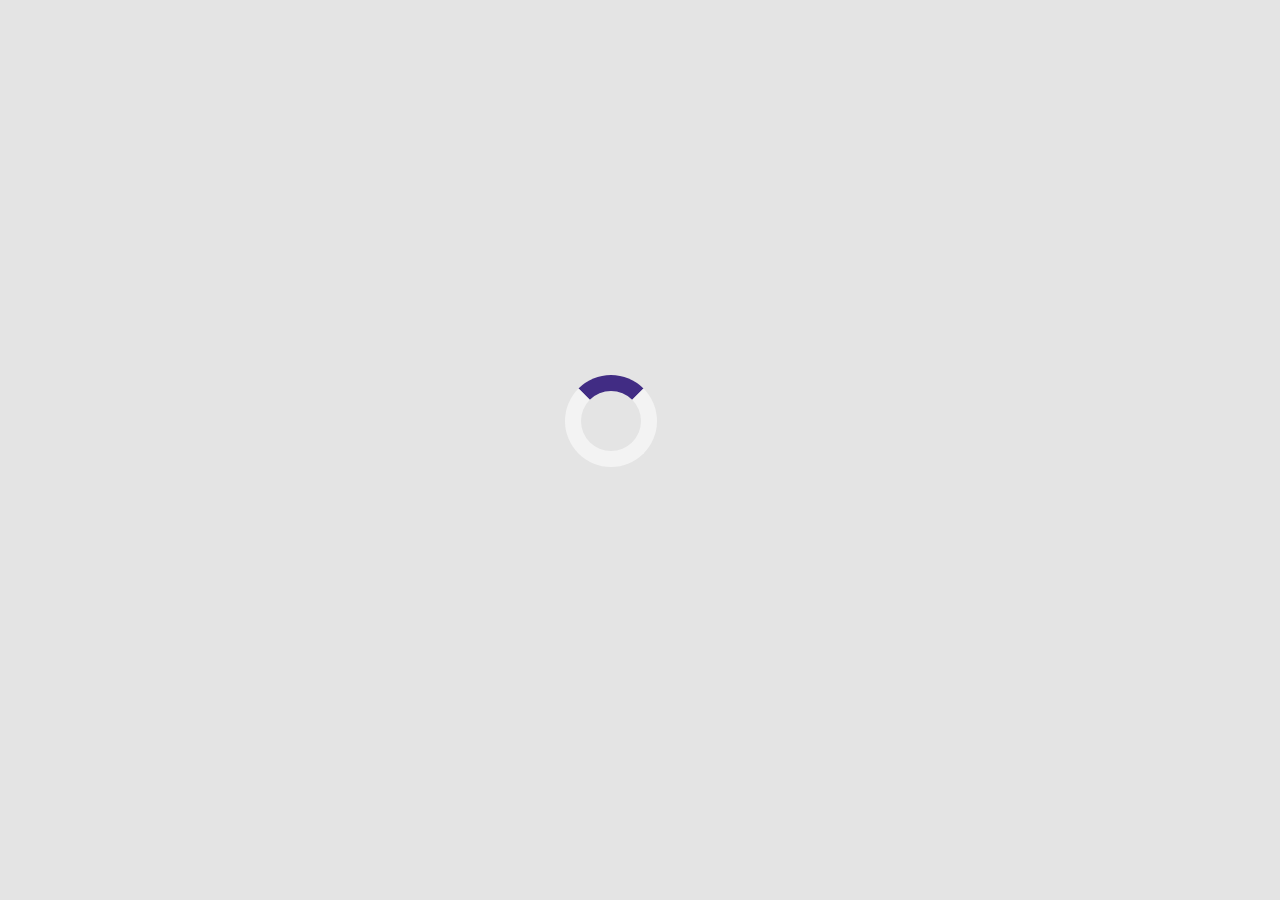
<file: members-directory.html>
<!DOCTYPE html>
<html>

<head>
    <meta charset="UTF-8">
    <meta name="viewport" content="initial-scale=1.0, width=device-width">

    <!--    linked files-->
    <link rel="icon" href="img/favicon.png" type="image/png">
    <link href="style.css" rel="stylesheet">
    <script src="https://ajax.googleapis.com/ajax/libs/jquery/3.1.1/jquery.min.js"></script>

    <!--    linked fonts-->
    <link href="https://fonts.googleapis.com/css?family=Raleway:300,300i,400,400i,600,600i,700,700i,800,800i" rel="stylesheet">
    <link href="https://fonts.googleapis.com/css?family=Rufina:400,700" rel="stylesheet">


</head>

<title>User's Name</title>

<body onload="landingLoad()">
    <div id="loader"></div>
    <div id="page">
        <div class="top-nav">
            <div class="top-nav-icons-group">
                <div id="top-nav-icon"> <img src="img/calendar-icon.png" height="27px"></div>
                <div id="top-nav-icon"> <img src="img/members-icon.png" height="26px"></div>
                <div id="top-nav-icon"> <img src="img/messages-icon.png" height="25px"></div>
            </div>
        </div>

        <div class="side-nav">
            <img id="supergraphic-logo-sidenav" src="img/supergraphic.png">

            <!--link back to home-->
            <a href="feed.html">
                <img id="white-logo" src="img/logo_white.png">
            </a>

            <!--link to profile-->
            <a href="my-profile.html">
                <div id="profile-pic">
                    <!--if no profile picture-->
                    <div id="user-initials">CS</div>
                </div>
            </a>

            <div id="user-title">Hi, Charlie</div>
            <!--link to new event page-->
            <a href="create-an-event.html">
                <div id="new-event-button">
                    <button>Create New Event</button>
                </div>
            </a>

            <div id="explore-categories">
                <eyebrow>Explore</eyebrow>
                <br/> <a href="#">Ideas</a>
                <br/> <a href="#">Specialties</a>
                <br/> <a href="#">Companies</a>
                <br/> <a href="#">Charities</a>

            </div>

        </div>
        <p class="members-heading">Members</p>
        <div class="members-tabs">
            <div id="my-network">My Network</div>
            <div id="explore">Explore</div>
        </div>
        <div class="members-dividing-line"></div>

        <div class="members-page-grid">
            <div id="member-card">
                <div id="member-card-avi">
                </div>
                <p id="member-name">
                    Charlie Sidoti
                </p>
                <br/>
                <jobTitle><b>Position</b> at <b>Company</b>
                    <br/>
                    <b>New York, New York</b>
                </jobTitle>

            </div>
            <div id="member-card">
                <div id="member-card-avi">
                </div>
                <p id="member-name">
                    Charlie Sidoti
                </p>
                <br/>
                <jobTitle><b>Position</b> at <b>Company</b>
                    <br/>
                    <b>New York, New York</b>
                </jobTitle>

            </div>
            <div id="member-card">
                <div id="member-card-avi">
                </div>
                <p id="member-name">
                    Charlie Sidoti
                </p>
                <br/>
                <jobTitle><b>Position</b> at <b>Company</b>
                    <br/>
                    <b>New York, New York</b>
                </jobTitle>

            </div>
            <div id="member-card">
                <div id="member-card-avi">
                </div>
                <p id="member-name">
                    Charlie Sidoti
                </p>
                <br/>
                <jobTitle><b>Position</b> at <b>Company</b>
                    <br/>
                    <b>New York, New York</b>
                </jobTitle>

            </div>
            <div id="member-card">
                <div id="member-card-avi">
                </div>
                <p id="member-name">
                    Charlie Sidoti
                </p>
                <br/>
                <jobTitle><b>Position</b> at <b>Company</b>
                    <br/>
                    <b>New York, New York</b>
                </jobTitle>

            </div>
            <div id="member-card">
                <div id="member-card-avi">
                </div>
                <p id="member-name">
                    Charlie Sidoti
                </p>
                <br/>
                <jobTitle><b>Position</b> at <b>Company</b>
                    <br/>
                    <b>New York, New York</b>
                </jobTitle>

            </div>
            <div id="member-card">
                <div id="member-card-avi">
                </div>
                <p id="member-name">
                    Charlie Sidoti
                </p>
                <br/>
                <jobTitle><b>Position</b> at <b>Company</b>
                    <br/>
                    <b>New York, New York</b>
                </jobTitle>

            </div>
            <div id="member-card">
                <div id="member-card-avi">
                </div>
                <p id="member-name">
                    Charlie Sidoti
                </p>
                <br/>
                <jobTitle><b>Position</b> at <b>Company</b>
                    <br/>
                    <b>New York, New York</b>
                </jobTitle>

            </div>
            <div id="member-card">
                <div id="member-card-avi">
                </div>
                <p id="member-name">
                    Charlie Sidoti
                </p>
                <br/>
                <jobTitle><b>Position</b> at <b>Company</b>
                    <br/>
                    <b>New York, New York</b>
                </jobTitle>

            </div>
            <div id="member-card">
                <div id="member-card-avi">
                </div>
                <p id="member-name">
                    Charlie Sidoti
                </p>
                <br/>
                <jobTitle><b>Position</b> at <b>Company</b>
                    <br/>
                    <b>New York, New York</b>
                </jobTitle>

            </div>
            <div id="member-card">
                <div id="member-card-avi">
                </div>
                <p id="member-name">
                    Charlie Sidoti
                </p>
                <br/>
                <jobTitle><b>Position</b> at <b>Company</b>
                    <br/>
                    <b>New York, New York</b>
                </jobTitle>

            </div>

        </div>


    </div>
    <script>
        var myVar;

        function landingLoad() {
            myVar = setTimeout(showPage, 700);
        }

        function showPage() {
            document.getElementById("loader").style.display = "none";
            document.getElementById("page").style.display = "block";
        }
    </script>
</body>

</html>
</file>
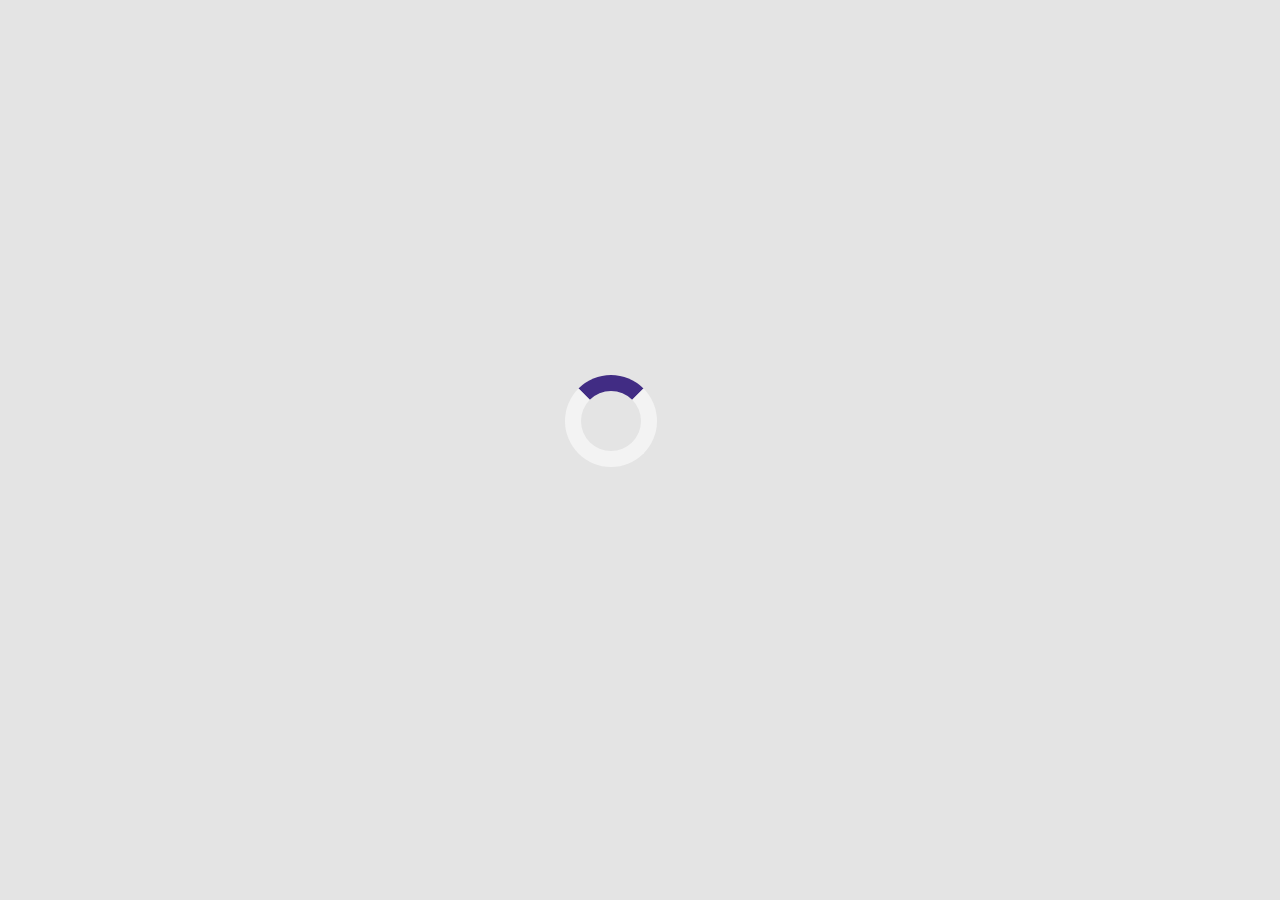
<file: my-profile.html>
<!DOCTYPE html>
<html>

<head>
    <meta charset="UTF-8">
    <meta name="viewport" content="initial-scale=1.0, width=device-width">

    <!--    linked files-->
    <link rel="icon" href="img/favicon.png" type="image/png">
    <link href="style.css" rel="stylesheet">
    <script src="https://ajax.googleapis.com/ajax/libs/jquery/3.1.1/jquery.min.js"></script>

    <!--    linked fonts-->
    <link href="https://fonts.googleapis.com/css?family=Raleway:300,300i,400,400i,600,600i,700,700i,800,800i" rel="stylesheet">
    <link href="https://fonts.googleapis.com/css?family=Rufina:400,700" rel="stylesheet">


</head>

<title>User's Name</title>

<body onload="landingLoad()">
    <div id="loader"></div>
    <div id="page">
        <div class="top-nav">
            <div class="top-nav-icons-group">
                <div id="top-nav-icon"> <img src="img/calendar-icon.png" height="27px"></div>
                <div id="top-nav-icon"> <img src="img/members-icon.png" height="26px"></div>
                <div id="top-nav-icon"> <img src="img/messages-icon.png" height="25px"></div>
            </div>
        </div>

        <div class="side-nav">
            <img id="supergraphic-logo-sidenav" src="img/supergraphic.png">

            <!--link back to home-->
            <a href="feed.html">
                <img id="white-logo" src="img/logo_white.png">
            </a>

            <!--link to profile-->
            <a href="my-profile.html">
                <div id="profile-pic">
                    <!--if no profile picture-->
                    <div id="user-initials">CS</div>
                </div>
            </a>

            <div id="user-title">Hi, Charlie</div>
            <!--link to new event page-->
            <a href="create-an-event.html">
                <div id="new-event-button">
                    <button>Create New Event</button>
                </div>
            </a>

            <div id="explore-categories">
                <eyebrow>Explore</eyebrow>
                <br/> <a href="#">Ideas</a>
                <br/> <a href="#">Specialties</a>
                <br/> <a href="#">Companies</a>
                <br/> <a href="#">Charities</a>

            </div>

        </div>

        <div class="top-profile-contents">
            <div id="top-left-profile">
                <div id="profile-page-pic"></div>
                <div id="profile-social-icons">
                    <div id="profile-twitter">
                        <a href="#">
                            <img src="img/twitter.png" height="28px">
                        </a>
                    </div>
                    <div id="profile-linkedin">
                        <a href="#">
                            <img src="img/in.png" height="28px">
                        </a>
                    </div>
                </div>
                <container class="profile-info-right">
                    <div id="profile-name">Charlie Sidoti</div>
                    <p id="profile-job-location">
                        <b>Job Title</b> at <b>Company Name</b>
                        <br/>
                        <b>New York, New York</b>
                    </p>
                    <p id="profile-industry-years">
                        <b>25 years</b> in the Industry
                    </p>
                    <p id="profile-bio">This is my bio! Lorem ipsum dolor sit amet, consectetur adipiscing elit. Integer laoreet scelerisque cursus. Cras iaculis consequat eros vitae ultricies. Ut faucibus ullamcorper dictum. Phasellus odio...</p>
                </container>


            </div>

            <div id="top-right-profile">
                <div id="top-section">
                    <div id="thought-leader-score">
                        <thought-number>826</thought-number>
                        <br/>
                        <p id="profile-eyebrow">Thought leader score</p>
                    </div>
                    <div id="recent-charities">
                        <p id="profile-eyebrow">Recent Charities</p>
                        Recent Charity Name
                        <br/> Recent Charity Name
                        <br/> Recent Charity Name

                    </div>
                </div>
                <div id="bottom-section">
                    <div id="profile-stats">
                        <p id="profile-eyebrow">Stats</p>

                        <b>7</b> Ideas
                        <br/>
                        <b>4</b> Facilitations
                        <br/>
                        <b>2</b> Curations

                    </div>
                    <div id="profile-specialties">
                        <p id="profile-eyebrow">Specialties</p>

                        <span id="specialty">Insurance</span>
                        <span id="specialty">Strategy</span>
                        <span id="specialty">Specialty</span>
                    </div>


                </div>

            </div>


        </div>
        <div class="bottom-profile-contents">
            <div id="bottom-left-profile">
                <p id="profile-eyebrow">Upcoming Events</p>
                <div id="profile-event-month">April 2018</div>
                <div id="bottom-left-events-grid">
                    <div id="upcoming-events-post">
                        <div id="upcoming-events-date-box">
                            <div id="upcoming-events-date">
                                <dayOfWeek>Thursday</dayOfWeek>
                                <br>
                                <numberMonth>12</numberMonth>
                            </div>
                        </div>
                        <div id="upcoming-events-details">
                            <eventTitle>Lunch &amp; Learn</eventTitle>
                            <br>
                            <eventLocation>A Place
                                <br> New York, NY</eventLocation>
                            <br>
                            <eventDetailsCTA>Details</eventDetailsCTA>
                        </div>
                    </div>
                    <div id="upcoming-events-post">
                        <div id="upcoming-events-date-box">
                            <div id="upcoming-events-date">
                                <dayOfWeek>Thursday</dayOfWeek>
                                <br>
                                <numberMonth>12</numberMonth>
                            </div>
                        </div>
                        <div id="upcoming-events-details">
                            <eventTitle>Lunch &amp; Learn</eventTitle>
                            <br>
                            <eventLocation>A Place
                                <br> New York, NY</eventLocation>
                            <br>
                            <eventDetailsCTA>Details</eventDetailsCTA>
                        </div>
                    </div>
                    <div id="upcoming-events-post">
                        <div id="upcoming-events-date-box">
                            <div id="upcoming-events-date">
                                <dayOfWeek>Thursday</dayOfWeek>
                                <br>
                                <numberMonth>12</numberMonth>
                            </div>
                        </div>
                        <div id="upcoming-events-details">
                            <eventTitle>Lunch &amp; Learn</eventTitle>
                            <br>
                            <eventLocation>A Place
                                <br> New York, NY</eventLocation>
                            <br>
                            <eventDetailsCTA>Details</eventDetailsCTA>
                        </div>
                    </div>
                    <div id="upcoming-events-post">
                        <div id="upcoming-events-date-box">
                            <div id="upcoming-events-date">
                                <dayOfWeek>Thursday</dayOfWeek>
                                <br>
                                <numberMonth>12</numberMonth>
                            </div>
                        </div>
                        <div id="upcoming-events-details">
                            <eventTitle>Lunch &amp; Learn</eventTitle>
                            <br>
                            <eventLocation>A Place
                                <br> New York, NY</eventLocation>
                            <br>
                            <eventDetailsCTA>Details</eventDetailsCTA>
                        </div>
                    </div>
                </div>

            </div>
            <div id="bottom-right-profile">
                <p id="profile-eyebrow">Recent Activity</p>
                <a href="#">
                    <p id="see-all-activity">See all</p>
                </a>
                <div class="recent-activity-feed">
                    <div id="recent-activity-item">
                        <b>Charlie</b> submitted <b>an event.</b>
                        <br/>
                        <timestamp>12 hours ago</timestamp>
                    </div>
                    <div id="recent-activity-item">
                        <b>Charlie</b> submitted <b>an event.</b>
                        <br/>
                        <timestamp>12 hours ago</timestamp>
                    </div>
                    <div id="recent-activity-item">
                        <b>Charlie</b> submitted <b>an event.</b>
                        <br/>
                        <timestamp>12 hours ago</timestamp>
                    </div>
                    <div id="recent-activity-item">
                        <b>Charlie</b> submitted <b>an event.</b>
                        <br/>
                        <timestamp>12 hours ago</timestamp>
                    </div>
                    <div id="recent-activity-item">
                        <b>Charlie</b> submitted <b>an event.</b>
                        <br/>
                        <timestamp>12 hours ago</timestamp>
                    </div>
                    <div id="recent-activity-item">
                        <b>Charlie</b> submitted <b>an event.</b>
                        <br/>
                        <timestamp>12 hours ago</timestamp>
                    </div>
                    <div id="recent-activity-item">
                        <b>Charlie</b> submitted <b>an event.</b>
                        <br/>
                        <timestamp>12 hours ago</timestamp>
                    </div>
                    <div id="recent-activity-item">
                        <b>Charlie</b> submitted <b>an event.</b>
                        <br/>
                        <timestamp>12 hours ago</timestamp>
                    </div>
                    <div id="recent-activity-item">
                        <b>Charlie</b> submitted <b>an event.</b>
                        <br/>
                        <timestamp>12 hours ago</timestamp>
                    </div>
                </div>
                </a>
            </div>
        </div>

    </div>
    <script>
        var myVar;

        function landingLoad() {
            myVar = setTimeout(showPage, 700);
        }

        function showPage() {
            document.getElementById("loader").style.display = "none";
            document.getElementById("page").style.display = "block";
        }
    </script>
</body>

</html>
</file>
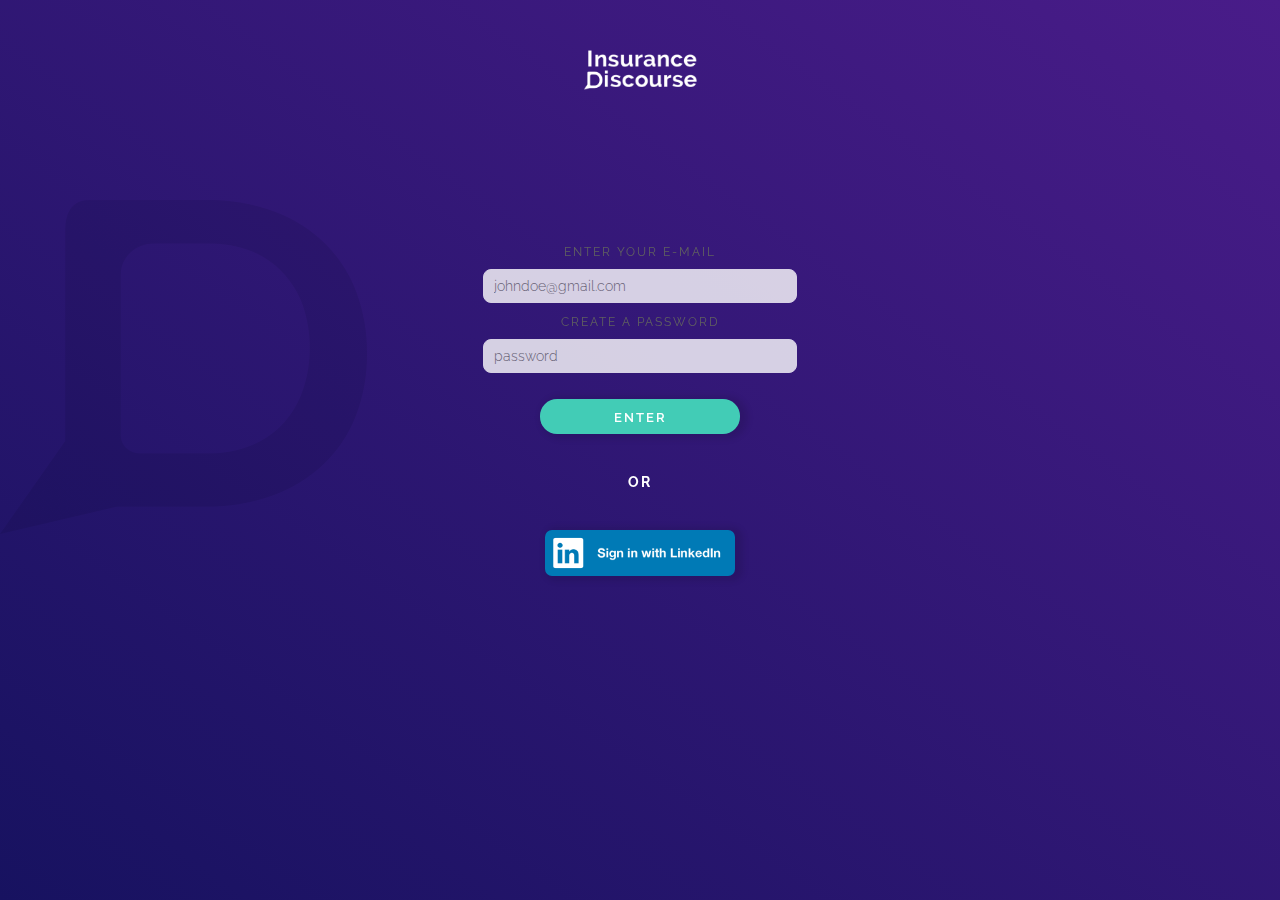
<file: sign-in.html>
<!DOCTYPE html>
<html>

<head>
    <meta charset="UTF-8">
    <meta name="viewport" content="initial-scale=1.0, width=device-width">

    <!--    linked files-->
    <link rel="icon" href="img/favicon.png" type="image/png">
    <link href="style.css" rel="stylesheet">
    <script src="https://ajax.googleapis.com/ajax/libs/jquery/3.1.1/jquery.min.js"></script>

    <!--    linked fonts-->
    <link href="https://fonts.googleapis.com/css?family=Raleway:300,300i,400,400i,600,600i,700,700i,800,800i" rel="stylesheet">
    <link href="https://fonts.googleapis.com/css?family=Rufina:400,700" rel="stylesheet">


</head>

<title>Insurance Discourse</title>

<body>
    <div class="sign-in">
        <img id="supergraphic-logo-signin" src="img/supergraphic.png">
        <a href="index.html"><img id="sign-in-logo" src="img/logo_white.png"></a>
        <br/>
        <div class="sign-in-form">
            <eyebrow>Enter your e-mail</eyebrow>
            <input id="signup-input" type="username" placeholder="johndoe@gmail.com">
            <eyebrow>Create a password</eyebrow>
            <input id="signup-input" type="password" placeholder="password">
            <br/>
            <a href="feed.html">
                <button id="sign-up-button">Enter</button>
            </a>

            <div id="sign-in-or">or</div>
            <img id="linkedin-login" src=img/linkedinlogin.png>



        </div>


        <script>
            var myVar;

            function landingLoad() {
                myVar = setTimeout(showPage, 700);
            }

            function showPage() {
                document.getElementById("loader").style.display = "none";
                document.getElementById("page").style.display = "block";
            }
        </script>
</body>

</html>
</file>
<file: style.css>
/*------TYPOGRAPHY-------*/

* {
    font-family: 'Raleway', sans-serif;
}

a {
    text-decoration: none;
}

b {
    font-weight: 600;
}

eyebrow {
    font-size: 12px;
    letter-spacing: 2px;
    text-transform: uppercase;
}

button a {
    color: #ffffff;
}

button:hover {
    opacity: 0.7;
    transition: 1s;
}

intro-h1 {
    font-size: 20px;
    font-weight: 600;
}


/*--------GLOBAL STYLING-------*/

body {
    margin: -1px auto;
    font-size: 14px;
    color: #606060;
    background-color: #E4E4E4;
    margin-top: 90px;
    margin-left: 310px;
    width: 80%;
    top: 50%;
    left: 50%;
}

@keyframes fade-in {
    0% {
        opacity: 0;
    }
    100% {
        opacity: 1;
    }
}

#page {
    animation: fade-in 1s;
    display: none;
}


/*loader for all pages*/

#loader {
    position: absolute;
    left: 50%;
    top: 50%;
    z-index: 1;
    width: 150px;
    height: 150px;
    margin: -75px 0 0 -75px;
    border: 16px solid #f3f3f3;
    border-radius: 50%;
    border-top: 16px solid #412C84;
    width: 60px;
    height: 60px;
    -webkit-animation: spin 1s linear infinite;
    animation: spin 1s linear infinite;
}

@-webkit-keyframes spin {
    0% {
        -webkit-transform: rotate(0deg);
    }
    100% {
        -webkit-transform: rotate(360deg);
    }
}

@keyframes spin {
    0% {
        transform: rotate(0deg);
    }
    100% {
        transform: rotate(360deg);
    }
}

textarea {
    border: none;
    overflow: auto;
    outline: none;
    -webkit-box-shadow: none;
    -moz-box-shadow: none;
    box-shadow: none;
}


/*---------NAVIGATION----------*/

.top-nav {
    width: 100%;
    height: 50px;
    position: fixed;
    z-index: 1;
    top: 0;
    right: 0;
    background-color: #ffffff;
    box-shadow: 4px 1px 6px 4px rgba(0, 0, 0, 0.15);
}

.top-nav-icons-group {
    display: table;
    float: right;
}

#top-nav-icon {
    display: table-cell;
    padding: 10px 20px;
    border-left: solid 0.5px #aaaaaa;
    height: 100%;
}

.side-nav {
    width: 262px;
    height: 101%;
    position: fixed;
    z-index: 2;
    top: 0;
    left: 0;
    background-color: #412C84;
}

#supergraphic-logo-sidenav {
    position: absolute;
    width: 175px;
    top: 20px;
    mix-blend-mode: multiply;
}

#white-logo {
    position: absolute;
    width: 159px;
    top: 43px;
    left: 52px;
}

#profile-pic {
    width: 85px;
    height: 85px;
    position: absolute;
    top: 157px;
    left: 89px;
    border-radius: 25px;
    background-color: #a7a7a7;
}

#user-initials {
    position: relative;
    top: 10%;
    padding: 10px;
    text-align: center;
    color: #ffffff;
    font-size: 44px;
    font-weight: 500;
    letter-spacing: 3px;
}

#user-title {
    position: relative;
    top: 265px;
    text-align: center;
    color: #ffffff;
    font-weight: 600;
    font-size: 20px;
    letter-spacing: 1px;
}

#new-event-button button {
    width: 200px;
    height: 35px;
    text-transform: uppercase;
    letter-spacing: 2px;
    font-weight: 600;
    color: white;
    background-color: #42CCB6;
    border-radius: 17px;
    border: none;
    position: absolute;
    top: 380px;
    left: 28px;
    box-shadow: 4px 1px 6px 4px rgba(0, 0, 0, 0.1);
}

#new-event-button button a {
    color: white;
}

#new-event-button button:hover {
    opacity: 0.8;
    transition: 1s;
}

#explore-categories {
    width: 75px;
    position: relative;
    top: 423px;
    left: 62px;
    color: white;
    font-size: 14px;
    line-height: 26px;
}

#explore-categories a {
    opacity: 0.7;
    color: white;
}

#explore-categories a:hover {
    opacity: 1;
    color: white;
    transition: 1s;
}


/*--------LANDING INDEX----------*/

.top {
    position: absolute;
    left: 0;
    top: 0;
    width: 100%;
    height: 78px;
    background-color: #ffffff;
}

#landing-logo {
    width: 113px;
    position: relative;
    top: 20px;
    left: 52px;
}

#landing-nav-links {
    display: table;
    float: right;
    top: 10px;
}

#landing-nav-links a {
    color: #5E5E5E;
    opacity: 0.7;
}

#landing-nav-links a:hover {
    opacity: 1;
    transition: 1s;
}

#about,
#sign-in {
    display: table-cell;
    padding: 31px;
    text-transform: uppercase;
    font-size: 13px;
    letter-spacing: 1.18px;
    font-weight: 700;
}

.purple-tier {
    position: absolute;
    left: 0;
    top: 78px;
    width: 100%;
    height: 100%;
    background: linear-gradient(to top right, #171260, #491C89);
}

#supergraphic-logo {
    position: absolute;
    width: 367px;
    top: 200px;
    mix-blend-mode: multiply;
}

#tagline {
    width: 532px;
    font-size: 86px;
    font-weight: 100;
    line-height: 84px;
    position: relative;
    top: 213px;
    left: 145px;
    color: #ffffff;
}

#introduction {
    color: #ffffff;
    float: right;
    width: 400px;
    position: relative;
    right: 10%;
    font-size: 14px;
    line-height: 19px;
    font-weight: 300;
}

#get-started-button button {
    width: 200px;
    height: 35px;
    text-transform: uppercase;
    letter-spacing: 2px;
    font-weight: 600;
    color: white;
    background-color: #42CCB6;
    border-radius: 17px;
    border: none;
    position: absolute;
    left: 145px;
    top: 550px;
    box-shadow: 4px 1px 6px 4px rgba(0, 0, 0, 0.1);
}

.footer {
    position: absolute;
    bottom: -200px;
    left: 0;
    width: 100%;
    height: 150px;
    background-color: #2e2e2e;
    font-size: 11px;
    line-height: 24px;
}

#footer-links {
    position: absolute;
    margin: 35px 150px;
    color: #797979;
}

#footer-links a {
    color: #ffffff;
    font-weight: 600;
    letter-spacing: 0.5px;
    opacity: 0.7;
}

#footer-links a:hover {
    opacity: 1;
    transition: 1s;
}

#footer-logo {
    position: absolute;
    width: 70px;
    left: 120px;
    top: 35px;
    opacity: 0.3;
}


/*---------SIGN IN--------*/

.sign-in {
    position: absolute;
    text-align: center;
    top: 0;
    left: 0;
    width: 100%;
    height: 100%;
    background: linear-gradient(to top right, #171260, #491C89);
}

#sign-in-logo {
    width: 113px;
    position: relative;
    top: 50px;
}

#supergraphic-logo-signin {
    width: 367px;
    position: absolute;
    left: 0;
    top: 200px;
    mix-blend-mode: multiply;
}

.sign-in-form {
    position: relative;
    top: 200px;
    text-align: center;
    margin: 0px auto;
}

input {
    display: block;
}

#signup-input {
    font-size: 14px;
    font-weight: 300;
    opacity: 0.8;
    color: #171717;
    border-radius: 8px;
    border: 0.5px white solid;
    -webkit-box-shadow: none;
    -moz-box-shadow: none;
    box-shadow: none;
    height: 30px;
    width: 300px;
    margin: 10px auto;
    padding-left: 10px;
}

#sign-up-button {
    width: 200px;
    height: 35px;
    text-transform: uppercase;
    letter-spacing: 2px;
    font-weight: 600;
    color: white;
    background-color: #42CCB6;
    border-radius: 17px;
    border: none;
    box-shadow: 4px 1px 6px 4px rgba(0, 0, 0, 0.1);
}

#sign-in-or {
    padding: 40px;
    text-transform: uppercase;
    font-weight: bold;
    letter-spacing: 2px;
    color: white;
}

#linkedin-login {
    width: 190px;
    border-radius: 7px;
    border: none;
    box-shadow: 4px 1px 6px 4px rgba(0, 0, 0, 0.1);
    cursor: pointer;
}


/*---------NEWSFEED-----------*/

.feed {
    width: 800px;
    height: 100%;
}

#featured-post {
    width: 795px;
    height: 265px;
    background-color: #ffffff;
    border: #0C5C93 solid 4px;
    margin-bottom: 30px;
}

#user-thumbnail {
    width: 46px;
    height: 46px;
    left: 12px;
    top: 16px;
    position: relative;
    border-radius: 10px;
    background-color: #888888;
}

#user-info {
    width: 200px;
    position: relative;
    top: -30px;
    left: 69px;
}

#user-info username {
    font-size: 14px;
    font-weight: 700;
    display: table;
}

#user-info jobTitle {
    font-size: 12px;
    display: table;
    padding-top: 3px;
    opacity: 0.6;
}

#user-info timePosted {
    font-size: 9px;
    display: table;
    padding-top: 5px;
    opacity: 0.6;
}

#featured-post-image {
    width: 265px;
    height: 170px;
    position: relative;
    left: 10px;
    top: -10px;
    float: left;
    background-color: grey;
}

#featured-event-title,
#basic-event-title {
    font-size: 20px;
    line-height: 22px;
    font-weight: 600;
}

#featured-event-title {
    width: 60%;
    position: relative;
    top: -10px;
    right: 5px;
    float: right;
}

#details-cta {
    width: 60%;
    position: relative;
    float: right;
    top: 20px;
    right: 5px;
    font-size: 12px;
    letter-spacing: 2.5px;
    line-height: 20px;
    font-weight: 700;
    text-transform: uppercase;
    color: #42CCB6;
}

#details-cta #arrow {
    width: 24px;
    height: 10px;
    padding-left: 20px;
}

#details-cta:hover {
    opacity: 0.5;
    transition: 1s;
}

#basic-event-title {
    padding: 0px 15px;
}

#featured-event-description,
#basic-event-description {
    font-size: 14px;
    line-height: 23px;
    font-weight: 300;
}

#featured-event-description {
    width: 55%;
    position: relative;
    top: 5px;
    right: 45px;
    float: right;
}

#basic-event-description {
    width: 90%;
    padding: 10px 5px 0px 15px;
}

#basic-post {
    width: 100%;
    height: 200px;
    background-color: #ffffff;
    margin-bottom: 30px;
}

.right-hand-widgets {
    width: 283px;
    position: fixed;
    left: 1150px;
    top: 70px;
}

#open-requests {
    width: 100%;
    height: 257px;
    background-color: #ffffff;
    margin-bottom: 32px;
}

#open-requests-header {
    height: 25px;
    background-color: #0C5C93;
    color: #ffffff;
    font-size: 14px;
    text-transform: uppercase;
    letter-spacing: 1px;
    font-weight: 600;
    padding: 12px 0px 0px 15px;
}

#open-request-title {
    width: 90%;
    position: relative;
    top: 30px;
    left: 15px;
}

#open-request-image {
    width: 114px;
    height: 72px;
    background-color: grey;
    position: relative;
    left: 15px;
    top: 45px;
    float: left;
}

#open-request-post {
    float: right;
    position: relative;
    top: 45px;
    left: -50px;
    font-size: 12px;
    line-height: 17px;
}

#open-request-post eventTitle {
    font-weight: 700;
}

#open-request-post eventDetailsCTA {
    color: #9C91BE;
    font-weight: 600;
}

#open-request-post eventDetailsCTA:hover {
    opacity: 0.5;
    transition: 1s;
}

#open-request-buttons {
    position: absolute;
    top: 210px;
    left: -4px;
}

#open-request-buttons #accept,
#open-request-buttons #deny {
    width: 110px;
    height: 25px;
    margin-left: 20px;
    color: #828282;
    background-color: #D8D8D8;
    font-size: 12px;
    font-weight: 700;
    letter-spacing: 1.39px;
    text-transform: uppercase;
}

#my-upcoming-events {
    width: 100%;
    height: 352px;
    background-color: #ffffff;
    margin-bottom: 20px;
}

#upcoming-events-header {
    height: 25px;
    background-color: #412C84;
    color: #ffffff;
    font-size: 14px;
    text-transform: uppercase;
    letter-spacing: 1px;
    font-weight: 600;
    padding: 12px 0px 0px 15px;
}

#upcoming-events-month {
    text-align: center;
    font-size: 23px;
    font-weight: 700;
    position: relative;
    top: 20px;
    color: #412C84;
}

#upcoming-events-post {
    position: relative;
    top: 50px;
    height: 92px;
    margin-bottom: 30px;
}

#upcoming-events-date-box {
    width: 95px;
    height: 89px;
    text-align: center;
    background-color: #F2F2F2;
    float: left;
    position: relative;
    left: 30px;
}

#upcoming-events-date {
    padding-top: 10px;
    margin: 0 auto;
}

#upcoming-events-date dayOfWeek {
    font-size: 10px;
    text-transform: uppercase;
    letter-spacing: 0.6px;
}

#upcoming-events-date numberMonth {
    font-size: 44px;
    letter-spacing: 3.5px;
    font-weight: 500;
    color: #412C84;
}

#upcoming-events-details {
    float: right;
    position: relative;
    top: 10px;
    left: -50px;
    font-size: 12px;
    line-height: 17px;
}

#upcoming-events-details eventTitle {
    font-weight: 700;
}

#upcoming-events-details eventDetailsCTA {
    color: #9C91BE;
    font-weight: 600;
}

#upcoming-events-details eventDetailsCTA:hover {
    opacity: 0.5;
    transition: 1s;
}


/*----------CREATE NEW EVENT---------*/

event-eyebrow {
    color: #42CCB6;
    font-size: 12px;
    text-transform: uppercase;
    letter-spacing: 1.43px;
    font-weight: bold;
}

.event-form {
    width: 1022px;
    background-color: #ffffff;
    margin: 0 auto;
}

#event-form-title {
    color: #606060;
    text-transform: uppercase;
    font-size: 18px;
    letter-spacing: 1.41px;
    font-weight: 600;
    position: relative;
    top: 70px;
    left: 70px;
    width: 300px;
}

.event-form-content {
    width: 616px;
    margin: 110px auto;
    padding-bottom: 20px;
}


/*dividing lines*/

.dividing-line {
    width: 105%;
    height: 20px;
    border-bottom: 0.5px solid #b9b9b9;
    clear: both;
}


/*enter an event title*/

#event-title {
    font-size: 34px;
    font-weight: 600;
    border: none;
    border-bottom: solid 3px rgba(0, 0, 0, 0.5);
    overflow: auto;
    outline: none;
    -webkit-box-shadow: none;
    -moz-box-shadow: none;
    box-shadow: none;
    width: 360px;
    float: left;
}

#event-title::-webkit-input-placeholder {
    opacity: 0.5;
}


/*public or private?*/

.public-or-private {
    float: right;
    position: relative;
    top: 10px;
}

.container {
    display: block;
    position: relative;
    padding-left: 35px;
    margin-bottom: 14px;
    cursor: pointer;
    font-size: 14px;
    font-weight: 600;
    -webkit-user-select: none;
    -moz-user-select: none;
    -ms-user-select: none;
    user-select: none;
}

.container input {
    position: absolute;
    opacity: 0;
    cursor: pointer;
}

.radio-button {
    position: absolute;
    top: 0;
    left: 0;
    height: 18px;
    width: 18px;
    background-color: #eee;
    border: solid 1px #838383;
    border-radius: 50%;
}

.container input:checked ~ .radio-button {
    background-color: #eee;
}

.radio-button:after {
    content: "";
    position: absolute;
    display: none;
}

.container input:checked ~ .radio-button:after {
    display: block;
}

.container .radio-button:after {
    top: 3px;
    left: 3px;
    width: 12px;
    height: 12px;
    border-radius: 50%;
    background: #42CCB6;
}


/*date/time/location*/

.date-time-location {
    clear: both;
    text-align: center;
    padding: 40px;
}

.date-time-location select {
    -webkit-border-radius: 0px;
}

#date-dropdown,
#time-dropdown,
#location-dropdown {
    text-align: center;
    color: #42CCB6;
    background: #ffffff;
    font-weight: 600;
    font-size: 12px;
    height: 30px;
    width: 154px;
    padding-left: 15px;
    text-transform: uppercase;
    letter-spacing: 2px;
    border: 1px solid #42CCB6;
    margin-left: 20px;
}


/*event type*/

.event-type {
    padding-top: 40px;
    float: left;
}


/*event description*/

.event-description {
    padding-top: 40px;
    float: right;
}

textarea {
    -webkit-appearance: textarea;
    background-color: white;
    -webkit-rtl-ordering: logical;
    flex-direction: column;
    width: 300px;
    height: 100px;
    font-size: 16px;
    white-space: pre-wrap;
    word-wrap: break-word;
    border: 1px solid #7c7c7c;
    resize: none;
}

textarea::-webkit-input-placeholder {
    opacity: 0.5;
    font-size: 14px;
}


/*topic areas*/

.related-topics {
    clear: right;
    float: left;
    padding-top: 40px;
    padding-bottom: 40px;
}

#related-topics {
    width: 350px;
    padding-left: 10px;
    height: 40px;
    font-size: 14px;
    border: 1px solid #42CCB6;
    -webkit-appearance: 0px;
}


/*max number of people*/

.max-people {
    float: right;
    padding-top: 40px;
    padding-bottom: 40px;
}

#max-people-dropdown {
    color: #606060;
    background: #ffffff;
    font-weight: 600;
    font-size: 12px;
    height: 30px;
    width: 100px;
    padding-left: 15px;
    text-transform: uppercase;
    letter-spacing: 2px;
    border: 1px solid #606060;
}


/*curating?*/

.whos-curating {
    clear: both;
    padding-top: 40px;
}


/*submit button*/

.submit-button {
    clear: both;
    text-align: center;
    padding: 50px;
}

.submit-button button {
    width: 319px;
    height: 35px;
    text-transform: uppercase;
    letter-spacing: 2px;
    font-weight: 600;
    color: white;
    background-color: #42CCB6;
}

#submit-button button a {
    color: white;
}

#submit-button button:hover {
    opacity: 0.8;
    transition: 1s;
}


/*----------EVENT DETAILS PAGE--------*/

.breadcrumbs {
    width: 1000px;
    padding: 0px 0px 20px 0px;
    text-transform: uppercase;
    font-size: 12px;
    letter-spacing: 1px;
    font-weight: 600;
}

.breadcrumbs a {
    color: #0C5C93;
    font-weight: 800;
}

#event-status {
    text-transform: uppercase;
    letter-spacing: 2px;
    font-weight: 500;
}

#event-details-attending {
    text-align: center;
    padding: 10px;
    width: 375px;
    font-size: 14px;
    letter-spacing: 3px;
    text-transform: uppercase;
    font-weight: 700;
    color: #0C5C93;
    border: #0C5C93 solid 2px;
}

#header-overlay {
    background-color: #0C5C93;
    opacity: 0.76;
    width: 364px;
    padding: 40px;
    color: #ffffff;
    font-size: 50px;
    font-weight: 600;
    line-height: 41px;
    position: absolute;
    top: 300px;
}

.event-details-left {
    width: 450px;
    height: 700px;
    position: relative;
    top: 40px;
    float: left;
    border-right: 1px solid #606060;
    margin-bottom: 100px;
}

.event-details-left #upcoming-events-post {
    width: 386px;
}

.event-details-left #upcoming-events-post #upcoming-events-date-box {
    position: absolute;
    top: 0;
    left: 0;
    width: 150px;
    height: 150px;
    background-color: #0C5C93;
}

.event-details-left #upcoming-events-post #upcoming-events-date-box #upcoming-events-date {
    color: #ffffff;
}

.event-details-left #upcoming-events-post #upcoming-events-date-box #upcoming-events-date dayOfWeek {
    font-size: 17px;
    font-weight: 500;
    letter-spacing: 3px;
    color: #ffffff;
    position: absolute;
    top: 10px;
    left: 45px;
}

.event-details-left #upcoming-events-post #upcoming-events-date-box #upcoming-events-date numberMonth {
    font-size: 72px;
    font-weight: 600;
    letter-spacing: 3px;
    color: #ffffff;
}

.event-details-left #upcoming-events-post #upcoming-events-date-box #upcoming-events-date year {
    font-size: 20px;
    letter-spacing: 1.92px;
    font-weight: 500;
    color: #ffffff;
}

.event-details-left #upcoming-events-details {
    font-size: 16px;
    line-height: 24px;
    font-weight: 600;
    color: #0C5C93;
}

.event-details-left #upcoming-events-details eventTime {
    font-weight: 800;
}

#event-details-description {
    clear: both;
    position: relative;
    top: 120px;
    width: 400px;
    line-height: 20px;
    padding-bottom: 30px;
    border-bottom: 1px solid #606060;
}

#number-attending {
    position: relative;
    top: 150px;
    width: 180px;
    text-transform: uppercase;
    letter-spacing: 2px;
}

#thumbnails-attending {
    display: table;
    position: relative;
    top: 160px;
}

#member-thumbnail {
    display: table-cell;
    width: 50px;
    height: 50px;
    background-color: grey;
    border-radius: 16px;
    margin-right: 20px;
}

.event-details-right {
    float: left;
    position: relative;
    top: 40px;
    left: 40px;
}

.event-details-right #user-post {
    margin-bottom: 50px;
    background-color: #ffffff;
    height: 70px;
    padding-bottom: 16px;
}

.event-details-right #user-post #user-thumbnail {
    width: 46px;
    height: 46px;
    left: 12px;
    top: 16px;
    position: relative;
    border-radius: 10px;
    background-color: #888888;
}

.event-details-right #user-post #event-details-update {
    font-size: 14px;
    border: none;
    height: auto;
    width: 328px;
    position: relative;
    top: -20px;
    left: 70px;
    resize: none;
}

.event-details-right #user-post button {
    width: 79px;
    height: 28px;
    margin-left: 20px;
    color: #ffffff;
    background-color: #0C5C93;
    font-size: 12px;
    font-weight: 500;
    letter-spacing: 2px;
    text-transform: uppercase;
    position: relative;
    top: -40px;
    left: 40px;
}

.event-details-right #user-post button:hover {
    opacity: 0.95;
    transition: 0s;
}

.event-details-right #basic-post {
    width: 500px;
    height: auto;
    margin-bottom: 20px;
}

.event-details-right #basic-event-description {
    position: relative;
    top: -20px;
}


/*-------EVENT DETAILS PAGE - ATTENDING-------*/

.curators,
.moderators {
    position: relative;
    top: 40px;
    width: 400px;
    padding-bottom: 20px;
    margin-bottom: 50px;
}

.members-attending {
    position: absolute;
    width: 400px;
    left: 780px;
    top: 585px;
    margin-bottom: 50px;
}

.members-listed {
    background-color: white;
}

.members-listed #member-listed {
    position: relative;
    background-color: white;
    padding: 10px;
    height: 80px;
    border-bottom: solid 0.5px #c1c1c1;
}

.members-listed #member-list-thumbnail {
    width: 60px;
    height: 60px;
    left: 10px;
    top: 10px;
    position: relative;
    border-radius: 10px;
    background-color: #888888;
    float: left;
}

.members-listed #member-list-name {
    width: 300px;
    position: absolute;
    left: 100px;
    top: 10px;
}

h1 {
    font-size: 16px;
}


/*-------USER PROFILE PAGE------*/


/*top half*/

.top-profile-contents {
    width: 1084px;
    height: 331px;
    background-color: #FBFBFB;
}


/*top left*/

#top-left-profile {
    float: left;
    width: 30%;
    padding: 20px 0px 0px 20px;
}

#profile-page-pic {
    float: left;
    width: 108px;
    height: 108px;
    border-radius: 26px;
    background-color: #8b8b8b;
    position: relative;
    top: 25px;
    left: 25px;
}

#profile-social-icons {
    float: left;
    clear: both;
    position: relative;
    left: 25px;
    top: 40px;
    display: table;
}

#profile-social-icons a:hover {
    opacity: 0.5;
    transition: 1s;
}

#profile-twitter,
#profile-linkedin {
    display: table-cell;
    padding: 3px;
}

.profile-info-right {
    float: right;
    clear: both;
    position: relative;
    top: -120px;
    left: 220px;
}

#profile-name {
    font-size: 30px;
    font-weight: 700;
    color: #412C84;
}

#profile-job-location {
    font-size: 14px;
    line-height: 18px;
}

#profile-industry-years {
    font-size: 12px;
    text-transform: uppercase;
    letter-spacing: 0.7px;
    font-weight: 500;
}

#profile-bio {
    font-size: 12px;
    line-height: 22px;
    width: 360px;
}


/*top right*/

#top-right-profile {
    float: right;
    clear: right;
    width: 40%;
    height: 100%;
    border-left: 0.5px solid #c1c1c1;
}

#top-section {
    padding-bottom: 20px;
    border-bottom: 0.5px solid #c1c1c1;
}

#top-section,
#bottom-section {
    display: block;
    width: 350px;
    height: 120px;
    margin: 0 auto;
    padding-top: 40px;
}

#thought-leader-score {
    float: left;
    width: 115px;
    height: 100px;
    border-right: 0.5px solid #c1c1c1;
    padding-right: 20px;
}

thought-number {
    font-weight: 800;
    font-size: 52px;
    letter-spacing: 0.86px;
    color: #369DD6;
}

#profile-eyebrow {
    font-size: 12px;
    line-height: 15px;
    letter-spacing: 0.6px;
    font-weight: 700;
    color: #BCBCBC;
    text-transform: uppercase;
}

#recent-charities {
    float: right;
    position: relative;
    top: 10px;
    left: -40px;
    line-height: 18px;
}

#bottom-section {
    margin-top: -20px;
}

#profile-stats {
    float: left;
    width: 100px;
    line-height: 18px;
}

#profile-specialties {
    float: right;
    position: relative;
    width: 220px;
}

#specialty {
    padding: 5px 10px;
    margin-right: 5px;
    line-height: 35px;
    border-radius: 9.5px;
    background-color: #E7E7E7;
}


/*bottom half */

.bottom-profile-contents {
    width: 1084px;
    height: 500px;
    position: relative;
    top: -20px;
    margin-bottom: 100px;
    clear: both;
}


/*bottom left*/

#bottom-left-profile {
    background-color: #FBFBFB;
    width: 640px;
    height: 492px;
    float: left;
    position: relative;
    top: 0px;
    left: 0px;
    padding: 20px;
}

#bottom-left-profile #profile-eyebrow {
    position: relative;
    top: 10px;
    left: 20px;
}

#profile-event-month {
    margin: 0 auto;
    text-align: center;
    font-size: 33px;
    font-weight: 800;
    color: #412C84;
}

#bottom-left-events-grid {
    width: 550px;
    height: 400px;
    margin-top: 20px;
    margin-left: 30px;
    display: grid;
    grid-template-columns: auto auto;
}

#bottom-left-profile #upcoming-events-post {
    width: 300px;
    padding-left: 0px;
    margin-left: 0px;
    display: block;
}


/*bottom right*/

#bottom-right-profile {
    background-color: #FBFBFB;
    width: 320px;
    height: 492px;
    float: right;
    position: relative;
    top: 0px;
    right: 0px;
    padding: 20px 20px 20px 40px;
}

#bottom-right-profile #profile-eyebrow {
    position: relative;
    top: 10px;
    left: 12px;
}

#see-all-activity {
    float: right;
    position: absolute;
    top: 30px;
    right: 25px;
    font-size: 12px;
    color: #42CCB6;
}

.recent-activity-feed {
    width: 290px;
    height: 380px;
    margin: 50px auto;
    overflow-y: scroll;
}

#recent-activity-item {
    width: 250px;
    height: 44px;
    font-size: 12px;
    line-height: 20px;
    padding-bottom: 10px;
    padding-top: 10px;
    border-bottom: 0.5px solid #c1c1c1;
}

timestamp {
    font-weight: 100;
    color: #393939;
}


/*-------MEMBERS DIRECTORY PAGE-------*/

.members-heading {
    font-size: 35px;
    line-height: 35px;
    letter-spacing: 2.74px;
    color: #FFA544;
    text-transform: uppercase;
    font-weight: 700;
    position: relative;
    top: 30px;
}

.members-tabs {
    display: table;
    font-size: 18px;
    font-weight: 700;
    letter-spacing: 2px;
    position: relative;
    left: 600px;
    top: -40px;
    text-transform: uppercase;
    text-align: center;
}


/*active state*/

.members-tabs #my-network-active,
.members-tabs #explore-active {
    display: table-cell;
    vertical-align: middle;
    color: white;
    background-color: #FFA544;
    width: 215px;
    height: 45px;
}


/*inactive state*/

.members-tabs #explore-inactive,
.members-tabs #my-network-inactive {
    display: table-cell;
    vertical-align: middle;
    width: 215px;
    height: 45px;
    color: #606060;
}

.members-dividing-line {
    position: absolute;
    left: 0;
    width: 100%;
    border-bottom: 0.5px solid #979797;
}


/*EXPLORE*/


/*search on explore page*/

.search-members {
    position: absolute;
    left: 360px;
    top: 250px;
}

#search-icon {
    position: absolute;
    right: 0px;
    top: 8px;
}

#search-directory {
    font-size: 16px;
    font-weight: 400;
    background-color: #E4E4E4;
    border: none;
    border-bottom: solid 2px rgba(0, 0, 0, 0.5);
    overflow: auto;
    outline: none;
    -webkit-box-shadow: none;
    -moz-box-shadow: none;
    box-shadow: none;
    width: 200px;
    float: left;
}


/*filters on explore page*/

.filter-by-heading {
    width: 120px;
    position: relative;
    left: 50px;
    top: 130px;
    padding-bottom: 10px;
    font-size: 14px;
    text-transform: uppercase;
    letter-spacing: 0.5px;
}

.filters {
    clear: both;
    width: 300px;
    position: relative;
    left: 50px;
    top: 130px;
    margin-bottom: 30px;
}


/*grid of members*/

.members-page-grid {
    position: absolute;
    left: 360px;
    top: 270px;
    width: 990px;
    height: 850px;
    margin-bottom: 200px;
    display: grid;
    grid-template-columns: repeat(4, 1fr);
    grid-template-rows: 261px;
    grid-column-gap: 24px;
    grid-row-gap: 28px;
}

.explore-page-list {
    position: absolute;
    left: 650px;
    top: 260px;
    width: 700px;
    height: 850px;
    margin-bottom: 50px;
}

#member-card {
    background-color: #FBFBFB;
    width: 221px;
    height: 261px;
    text-align: center;
    margin-top: 0px;
}

#member-card-avi {
    width: 117px;
    height: 117px;
    position: relative;
    top: 25px;
    left: 55px;
    border-radius: 26px;
    background-color: #606060;
}

#member-name {
    font-size: 21px;
    font-weight: 700;
    position: relative;
    top: 20px;
    width: 100%;
}


/*--------ERROR 404 PAGE--------*/

.error-404 {
    font-size: 45px;
    font-weight: 700;
    color: #412C84;
}

#sorry {
    font-size: 16px;
    font-weight: 700;
}

#back-to-page {
    color: #363636;
    font-size: 14px;
    font-weight: 400;
    opacity: 0.52;
}
</file>
